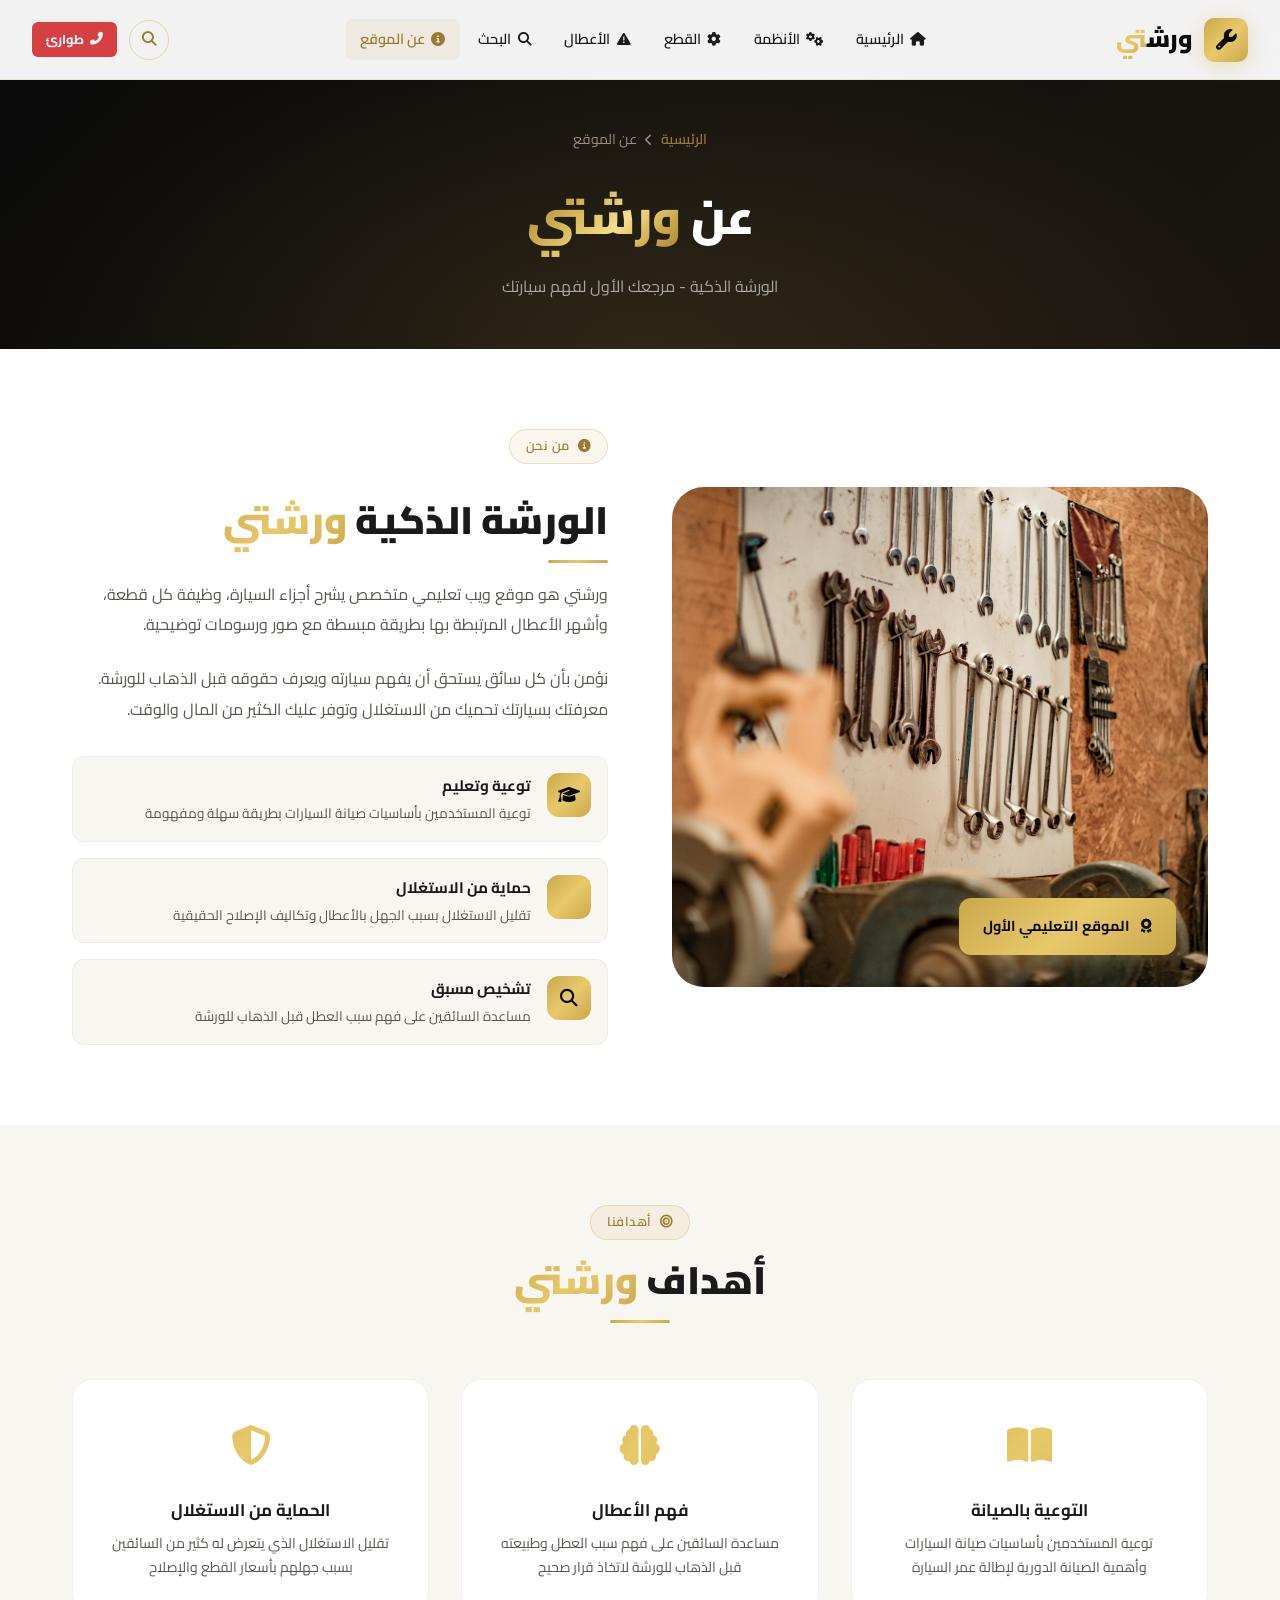
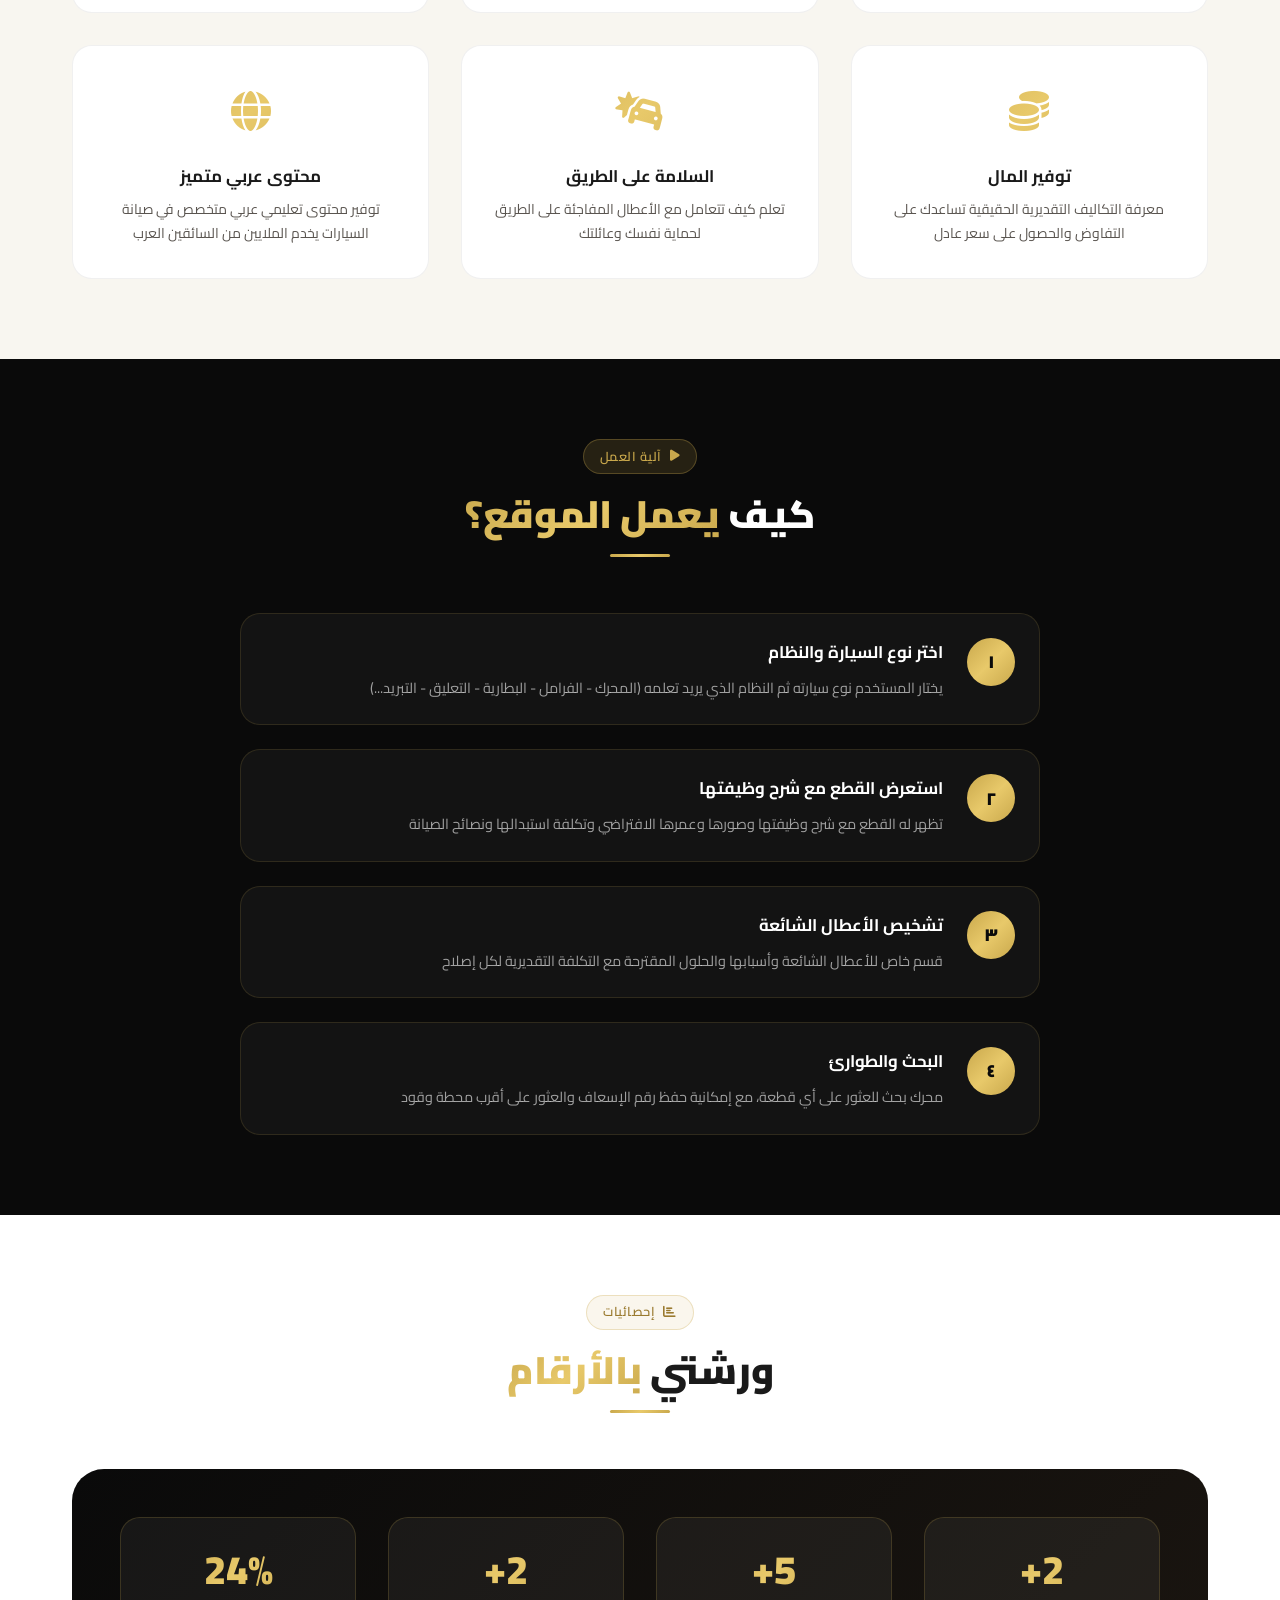
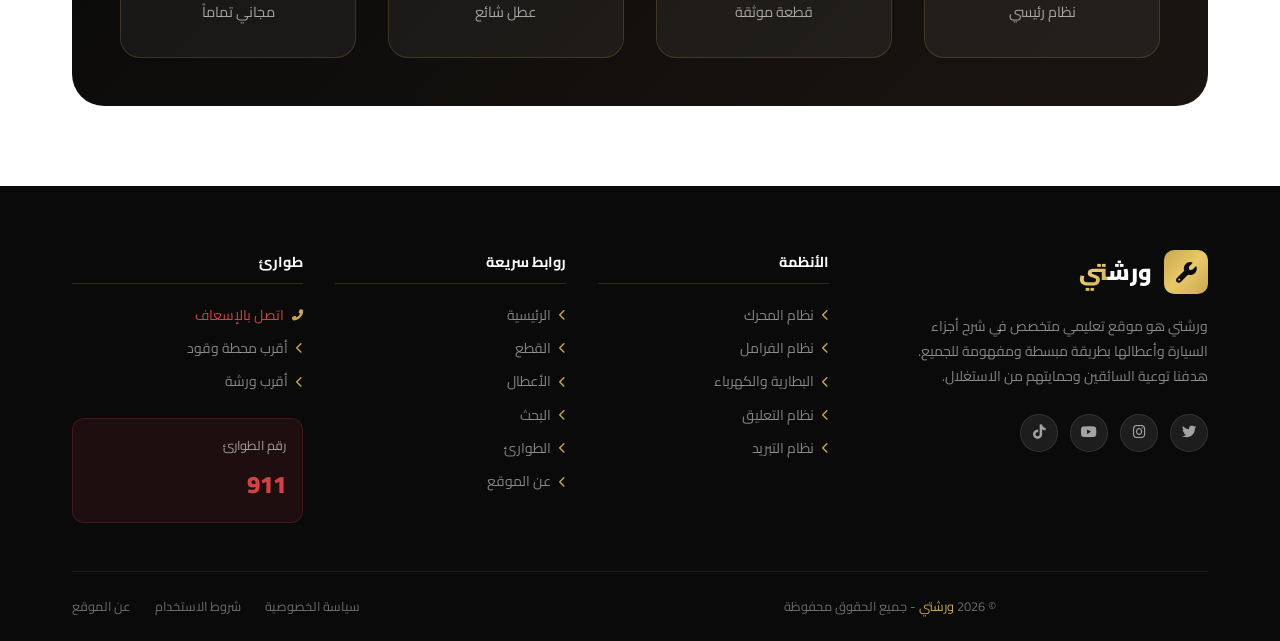
<file: about.html>
<!DOCTYPE html>
<html lang="ar" dir="rtl">
<head>
  <meta charset="UTF-8">
  <meta name="viewport" content="width=device-width, initial-scale=1.0">
  <meta name="description" content="عن ورشتي - الورشة الذكية | موقع تعليمي لأجزاء السيارة">
  <title>عن ورشتي | الورشة الذكية</title>
  <link rel="icon" href="data:image/svg+xml,<svg xmlns='http://www.w3.org/2000/svg' viewBox='0 0 100 100'><text y='.9em' font-size='90'>🔧</text></svg>">
  <link rel="stylesheet" href="style.css">
  <link rel="stylesheet" href="responsive.css">
  <link rel="stylesheet" href="https://cdnjs.cloudflare.com/ajax/libs/font-awesome/6.5.0/css/all.min.css">
  <link href="https://fonts.googleapis.com/css2?family=Cairo:wght@300;400;600;700;900&family=Tajawal:wght@300;400;500;700;800;900&display=swap" rel="stylesheet">
</head>
<body>

  <nav class="navbar" id="navbar">
    <div class="nav-container">
      <a href="index.html" class="nav-logo">
        <div class="nav-logo-icon"><i class="fas fa-wrench"></i></div>
        <span class="nav-logo-text">ورش<span>تي</span></span>
      </a>
      <ul class="nav-menu">
        <li><a href="index.html" class="nav-link"><i class="fas fa-house"></i> الرئيسية</a></li>
        <li><a href="systems.html" class="nav-link"><i class="fas fa-gears"></i> الأنظمة</a></li>
        <li><a href="parts.html" class="nav-link"><i class="fas fa-cog"></i> القطع</a></li>
        <li><a href="faults.html" class="nav-link"><i class="fas fa-triangle-exclamation"></i> الأعطال</a></li>
        <li><a href="search.html" class="nav-link"><i class="fas fa-search"></i> البحث</a></li>
        <li><a href="about.html" class="nav-link active"><i class="fas fa-circle-info"></i> عن الموقع</a></li>
      </ul>
      <div class="nav-actions">
        <button class="nav-search-btn" onclick="window.location.href='search.html'"><i class="fas fa-search"></i></button>
        <a href="emergency.html" class="nav-emergency-btn"><i class="fas fa-phone-alt"></i> طوارئ</a>
      </div>
      <button class="nav-hamburger"><span></span><span></span><span></span></button>
    </div>
  </nav>

  <div class="mobile-menu">
    <button class="mobile-menu-close"><i class="fas fa-times"></i></button>
    <a href="index.html" class="nav-link"><i class="fas fa-house"></i> الرئيسية</a>
    <a href="systems.html" class="nav-link"><i class="fas fa-gears"></i> الأنظمة</a>
    <a href="parts.html" class="nav-link"><i class="fas fa-cog"></i> القطع</a>
    <a href="faults.html" class="nav-link"><i class="fas fa-triangle-exclamation"></i> الأعطال</a>
    <a href="search.html" class="nav-link"><i class="fas fa-search"></i> البحث</a>
    <a href="about.html" class="nav-link active"><i class="fas fa-circle-info"></i> عن الموقع</a>
    <a href="emergency.html" class="btn btn-danger" style="margin-top:1rem; width:100%; justify-content:center;"><i class="fas fa-phone-alt"></i> طوارئ</a>
  </div>

  <div class="page-header">
    <div class="container page-header-content">
      <div class="breadcrumb" style="justify-content:center; margin-bottom:1.5rem;">
        <a href="index.html">الرئيسية</a>
        <span class="breadcrumb-sep"><i class="fas fa-chevron-left"></i></span>
        <span>عن الموقع</span>
      </div>
      <h1 class="page-header-title">عن <span class="gold-text">ورشتي</span></h1>
      <p class="page-header-desc">الورشة الذكية - مرجعك الأول لفهم سيارتك</p>
    </div>
  </div>

  <section class="section">
    <div class="container">
      <div class="about-grid">
        <div class="about-image-wrapper fade-in">
          <img src="tools1.jpg" alt="ورشتي - الورشة الذكية" class="about-image">
          <div class="about-image-badge">
            <i class="fas fa-award" style="margin-left:0.5rem;"></i>
            الموقع التعليمي الأول
          </div>
        </div>
        <div class="about-content fade-in">
          <span class="section-tag"><i class="fas fa-info-circle"></i> من نحن</span>
          <h2 class="section-title" style="text-align:right; margin-top:1rem;">
            الورشة الذكية <span class="gold-text">ورشتي</span>
          </h2>
          <div class="gold-line" style="margin:1rem 0;"></div>
          <p style="font-size:1rem; color:var(--text-secondary); line-height:1.9; margin-bottom:1.5rem;">
            ورشتي هو موقع ويب تعليمي متخصص يشرح أجزاء السيارة، وظيفة كل قطعة، وأشهر الأعطال المرتبطة بها بطريقة مبسطة مع صور ورسومات توضيحية.
          </p>
          <p style="font-size:1rem; color:var(--text-secondary); line-height:1.9; margin-bottom:1.5rem;">
            نؤمن بأن كل سائق يستحق أن يفهم سيارته ويعرف حقوقه قبل الذهاب للورشة. معرفتك بسيارتك تحميك من الاستغلال وتوفر عليك الكثير من المال والوقت.
          </p>

          <div class="about-features">
            <div class="about-feature-item">
              <div class="about-feature-icon"><i class="fas fa-graduation-cap"></i></div>
              <div>
                <h4 class="about-feature-title">توعية وتعليم</h4>
                <p class="about-feature-desc">توعية المستخدمين بأساسيات صيانة السيارات بطريقة سهلة ومفهومة</p>
              </div>
            </div>
            <div class="about-feature-item">
              <div class="about-feature-icon"><i class="fas fa-shield-check"></i></div>
              <div>
                <h4 class="about-feature-title">حماية من الاستغلال</h4>
                <p class="about-feature-desc">تقليل الاستغلال بسبب الجهل بالأعطال وتكاليف الإصلاح الحقيقية</p>
              </div>
            </div>
            <div class="about-feature-item">
              <div class="about-feature-icon"><i class="fas fa-magnifying-glass"></i></div>
              <div>
                <h4 class="about-feature-title">تشخيص مسبق</h4>
                <p class="about-feature-desc">مساعدة السائقين على فهم سبب العطل قبل الذهاب للورشة</p>
              </div>
            </div>
          </div>
        </div>
      </div>
    </div>
  </section>

  <section class="section section-soft">
    <div class="container">
      <div class="section-header">
        <span class="section-tag"><i class="fas fa-bullseye"></i> أهدافنا</span>
        <h2 class="section-title">أهداف <span class="gold-text">ورشتي</span></h2>
        <div class="section-divider gold-line-center"></div>
      </div>

      <div class="features-grid">
        <div class="feature-card fade-in">
          <div class="feature-icon"><i class="fas fa-book-open"></i></div>
          <h3 class="feature-title">التوعية بالصيانة</h3>
          <p class="feature-desc">توعية المستخدمين بأساسيات صيانة السيارات وأهمية الصيانة الدورية لإطالة عمر السيارة</p>
        </div>
        <div class="feature-card fade-in">
          <div class="feature-icon"><i class="fas fa-brain"></i></div>
          <h3 class="feature-title">فهم الأعطال</h3>
          <p class="feature-desc">مساعدة السائقين على فهم سبب العطل وطبيعته قبل الذهاب للورشة لاتخاذ قرار صحيح</p>
        </div>
        <div class="feature-card fade-in">
          <div class="feature-icon"><i class="fas fa-shield-halved"></i></div>
          <h3 class="feature-title">الحماية من الاستغلال</h3>
          <p class="feature-desc">تقليل الاستغلال الذي يتعرض له كثير من السائقين بسبب جهلهم بأسعار القطع والإصلاح</p>
        </div>
        <div class="feature-card fade-in">
          <div class="feature-icon"><i class="fas fa-coins"></i></div>
          <h3 class="feature-title">توفير المال</h3>
          <p class="feature-desc">معرفة التكاليف التقديرية الحقيقية تساعدك على التفاوض والحصول على سعر عادل</p>
        </div>
        <div class="feature-card fade-in">
          <div class="feature-icon"><i class="fas fa-car-crash"></i></div>
          <h3 class="feature-title">السلامة على الطريق</h3>
          <p class="feature-desc">تعلم كيف تتعامل مع الأعطال المفاجئة على الطريق لحماية نفسك وعائلتك</p>
        </div>
        <div class="feature-card fade-in">
          <div class="feature-icon"><i class="fas fa-globe"></i></div>
          <h3 class="feature-title">محتوى عربي متميز</h3>
          <p class="feature-desc">توفير محتوى تعليمي عربي متخصص في صيانة السيارات يخدم الملايين من السائقين العرب</p>
        </div>
      </div>
    </div>
  </section>

  <section class="section section-dark">
    <div class="container">
      <div class="section-header">
        <span class="section-tag" style="background:rgba(201,168,76,0.15); border-color:rgba(201,168,76,0.3); color:var(--gold);">
          <i class="fas fa-play"></i> آلية العمل
        </span>
        <h2 class="section-title" style="color:var(--white);">كيف <span class="gold-text">يعمل الموقع؟</span></h2>
        <div class="section-divider gold-line-center"></div>
      </div>

      <div style="max-width:800px; margin:0 auto;">
        <div style="display:flex; flex-direction:column; gap:1.5rem;">
          <div style="display:flex; gap:1.5rem; align-items:flex-start; padding:1.5rem; background:rgba(255,255,255,0.04); border-radius:var(--radius-lg); border:1px solid rgba(201,168,76,0.15);" class="fade-in">
            <div style="width:48px; height:48px; background:var(--gold-gradient); border-radius:50%; display:flex; align-items:center; justify-content:center; font-size:1.1rem; font-weight:900; color:var(--black); flex-shrink:0;">١</div>
            <div>
              <h3 style="font-size:1.05rem; font-weight:700; color:var(--white); margin-bottom:0.5rem;">اختر نوع السيارة والنظام</h3>
              <p style="font-size:0.9rem; color:rgba(255,255,255,0.6); line-height:1.8;">يختار المستخدم نوع سيارته ثم النظام الذي يريد تعلمه (المحرك - الفرامل - البطارية - التعليق - التبريد...)</p>
            </div>
          </div>
          <div style="display:flex; gap:1.5rem; align-items:flex-start; padding:1.5rem; background:rgba(255,255,255,0.04); border-radius:var(--radius-lg); border:1px solid rgba(201,168,76,0.15);" class="fade-in">
            <div style="width:48px; height:48px; background:var(--gold-gradient); border-radius:50%; display:flex; align-items:center; justify-content:center; font-size:1.1rem; font-weight:900; color:var(--black); flex-shrink:0;">٢</div>
            <div>
              <h3 style="font-size:1.05rem; font-weight:700; color:var(--white); margin-bottom:0.5rem;">استعرض القطع مع شرح وظيفتها</h3>
              <p style="font-size:0.9rem; color:rgba(255,255,255,0.6); line-height:1.8;">تظهر له القطع مع شرح وظيفتها وصورها وعمرها الافتراضي وتكلفة استبدالها ونصائح الصيانة</p>
            </div>
          </div>
          <div style="display:flex; gap:1.5rem; align-items:flex-start; padding:1.5rem; background:rgba(255,255,255,0.04); border-radius:var(--radius-lg); border:1px solid rgba(201,168,76,0.15);" class="fade-in">
            <div style="width:48px; height:48px; background:var(--gold-gradient); border-radius:50%; display:flex; align-items:center; justify-content:center; font-size:1.1rem; font-weight:900; color:var(--black); flex-shrink:0;">٣</div>
            <div>
              <h3 style="font-size:1.05rem; font-weight:700; color:var(--white); margin-bottom:0.5rem;">تشخيص الأعطال الشائعة</h3>
              <p style="font-size:0.9rem; color:rgba(255,255,255,0.6); line-height:1.8;">قسم خاص للأعطال الشائعة وأسبابها والحلول المقترحة مع التكلفة التقديرية لكل إصلاح</p>
            </div>
          </div>
          <div style="display:flex; gap:1.5rem; align-items:flex-start; padding:1.5rem; background:rgba(255,255,255,0.04); border-radius:var(--radius-lg); border:1px solid rgba(201,168,76,0.15);" class="fade-in">
            <div style="width:48px; height:48px; background:var(--gold-gradient); border-radius:50%; display:flex; align-items:center; justify-content:center; font-size:1.1rem; font-weight:900; color:var(--black); flex-shrink:0;">٤</div>
            <div>
              <h3 style="font-size:1.05rem; font-weight:700; color:var(--white); margin-bottom:0.5rem;">البحث والطوارئ</h3>
              <p style="font-size:0.9rem; color:rgba(255,255,255,0.6); line-height:1.8;">محرك بحث للعثور على أي قطعة، مع إمكانية حفظ رقم الإسعاف والعثور على أقرب محطة وقود</p>
            </div>
          </div>
        </div>
      </div>
    </div>
  </section>

  <section class="section">
    <div class="container">
      <div class="section-header">
        <span class="section-tag"><i class="fas fa-chart-bar"></i> إحصائيات</span>
        <h2 class="section-title">ورشتي <span class="gold-text">بالأرقام</span></h2>
        <div class="section-divider gold-line-center"></div>
      </div>

      <div class="stats-grid" style="background:linear-gradient(135deg,#0A0A0A,#1A1510); padding:3rem; border-radius:var(--radius-xl);">
        <div class="stat-card fade-in">
          <span class="stat-number" data-count="8" data-suffix="+">0</span>
          <span class="stat-label">نظام رئيسي</span>
        </div>
        <div class="stat-card fade-in">
          <span class="stat-number" data-count="22" data-suffix="+">0</span>
          <span class="stat-label">قطعة موثقة</span>
        </div>
        <div class="stat-card fade-in">
          <span class="stat-number" data-count="11" data-suffix="+">0</span>
          <span class="stat-label">عطل شائع</span>
        </div>
        <div class="stat-card fade-in">
          <span class="stat-number" data-count="100" data-suffix="%">0</span>
          <span class="stat-label">مجاني تماماً</span>
        </div>
      </div>
    </div>
  </section>

  <footer class="footer">
    <div class="container">
      <div class="footer-grid">
        <div class="footer-brand">
          <a href="index.html" class="footer-logo">
            <div class="footer-logo-icon"><i class="fas fa-wrench"></i></div>
            <span class="footer-logo-text">ورش<span>تي</span></span>
          </a>
          <p class="footer-desc">
            ورشتي هو موقع تعليمي متخصص في شرح أجزاء السيارة وأعطالها بطريقة مبسطة ومفهومة للجميع. هدفنا توعية السائقين وحمايتهم من الاستغلال.
          </p>
          <div class="footer-social">
            <a href="#" class="footer-social-btn"><i class="fab fa-twitter"></i></a>
            <a href="#" class="footer-social-btn"><i class="fab fa-instagram"></i></a>
            <a href="#" class="footer-social-btn"><i class="fab fa-youtube"></i></a>
            <a href="#" class="footer-social-btn"><i class="fab fa-tiktok"></i></a>
          </div>
        </div>

        <div>
          <h4 class="footer-col-title">الأنظمة</h4>
          <ul class="footer-links">
            <li><a href="systems.html?system=engine" class="footer-link"><i class="fas fa-chevron-left"></i> نظام المحرك</a></li>
            <li><a href="systems.html?system=brakes" class="footer-link"><i class="fas fa-chevron-left"></i> نظام الفرامل</a></li>
            <li><a href="systems.html?system=battery" class="footer-link"><i class="fas fa-chevron-left"></i> البطارية والكهرباء</a></li>
            <li><a href="systems.html?system=suspension" class="footer-link"><i class="fas fa-chevron-left"></i> نظام التعليق</a></li>
            <li><a href="systems.html?system=cooling" class="footer-link"><i class="fas fa-chevron-left"></i> نظام التبريد</a></li>
          </ul>
        </div>

        <div>
          <h4 class="footer-col-title">روابط سريعة</h4>
          <ul class="footer-links">
            <li><a href="index.html" class="footer-link"><i class="fas fa-chevron-left"></i> الرئيسية</a></li>
            <li><a href="parts.html" class="footer-link"><i class="fas fa-chevron-left"></i> القطع</a></li>
            <li><a href="faults.html" class="footer-link"><i class="fas fa-chevron-left"></i> الأعطال</a></li>
            <li><a href="search.html" class="footer-link"><i class="fas fa-chevron-left"></i> البحث</a></li>
            <li><a href="emergency.html" class="footer-link"><i class="fas fa-chevron-left"></i> الطوارئ</a></li>
            <li><a href="about.html" class="footer-link"><i class="fas fa-chevron-left"></i> عن الموقع</a></li>
          </ul>
        </div>

        <div>
          <h4 class="footer-col-title">طوارئ</h4>
          <ul class="footer-links">
            <li><a href="emergency.html" class="footer-link" style="color:var(--danger);"><i class="fas fa-phone-alt"></i> اتصل بالإسعاف</a></li>
            <li><a href="emergency.html" class="footer-link"><i class="fas fa-chevron-left"></i> أقرب محطة وقود</a></li>
            <li><a href="emergency.html" class="footer-link"><i class="fas fa-chevron-left"></i> أقرب ورشة</a></li>
          </ul>
          <div style="margin-top:1.5rem; padding:1rem; background:rgba(214,64,69,0.1); border-radius:var(--radius-md); border:1px solid rgba(214,64,69,0.2);">
            <p style="font-size:0.8rem; color:rgba(255,255,255,0.6); margin-bottom:0.5rem;">رقم الطوارئ</p>
            <a href="tel:911" style="font-size:1.5rem; font-weight:900; color:var(--danger); text-decoration:none;">911</a>
          </div>
        </div>
      </div>

      <div class="footer-bottom">
        <p class="footer-copyright">
          <p class="footer-copyright">&copy; 2026 <span>ورشتي</span> - جميع الحقوق محفوظة</p>
        </p>
        <div class="footer-bottom-links">
          <a href="#" class="footer-bottom-link">سياسة الخصوصية</a>
          <a href="#" class="footer-bottom-link">شروط الاستخدام</a>
          <a href="about.html" class="footer-bottom-link">عن الموقع</a>
        </div>
      </div>
    </div>
  </footer>

  <div class="toast-container"></div>
  <script src="storage.js"></script>
  <script src="data.js"></script>
  <script src="main.js"></script>
  <script src="system.js"></script>
</body>
</html>
</file>
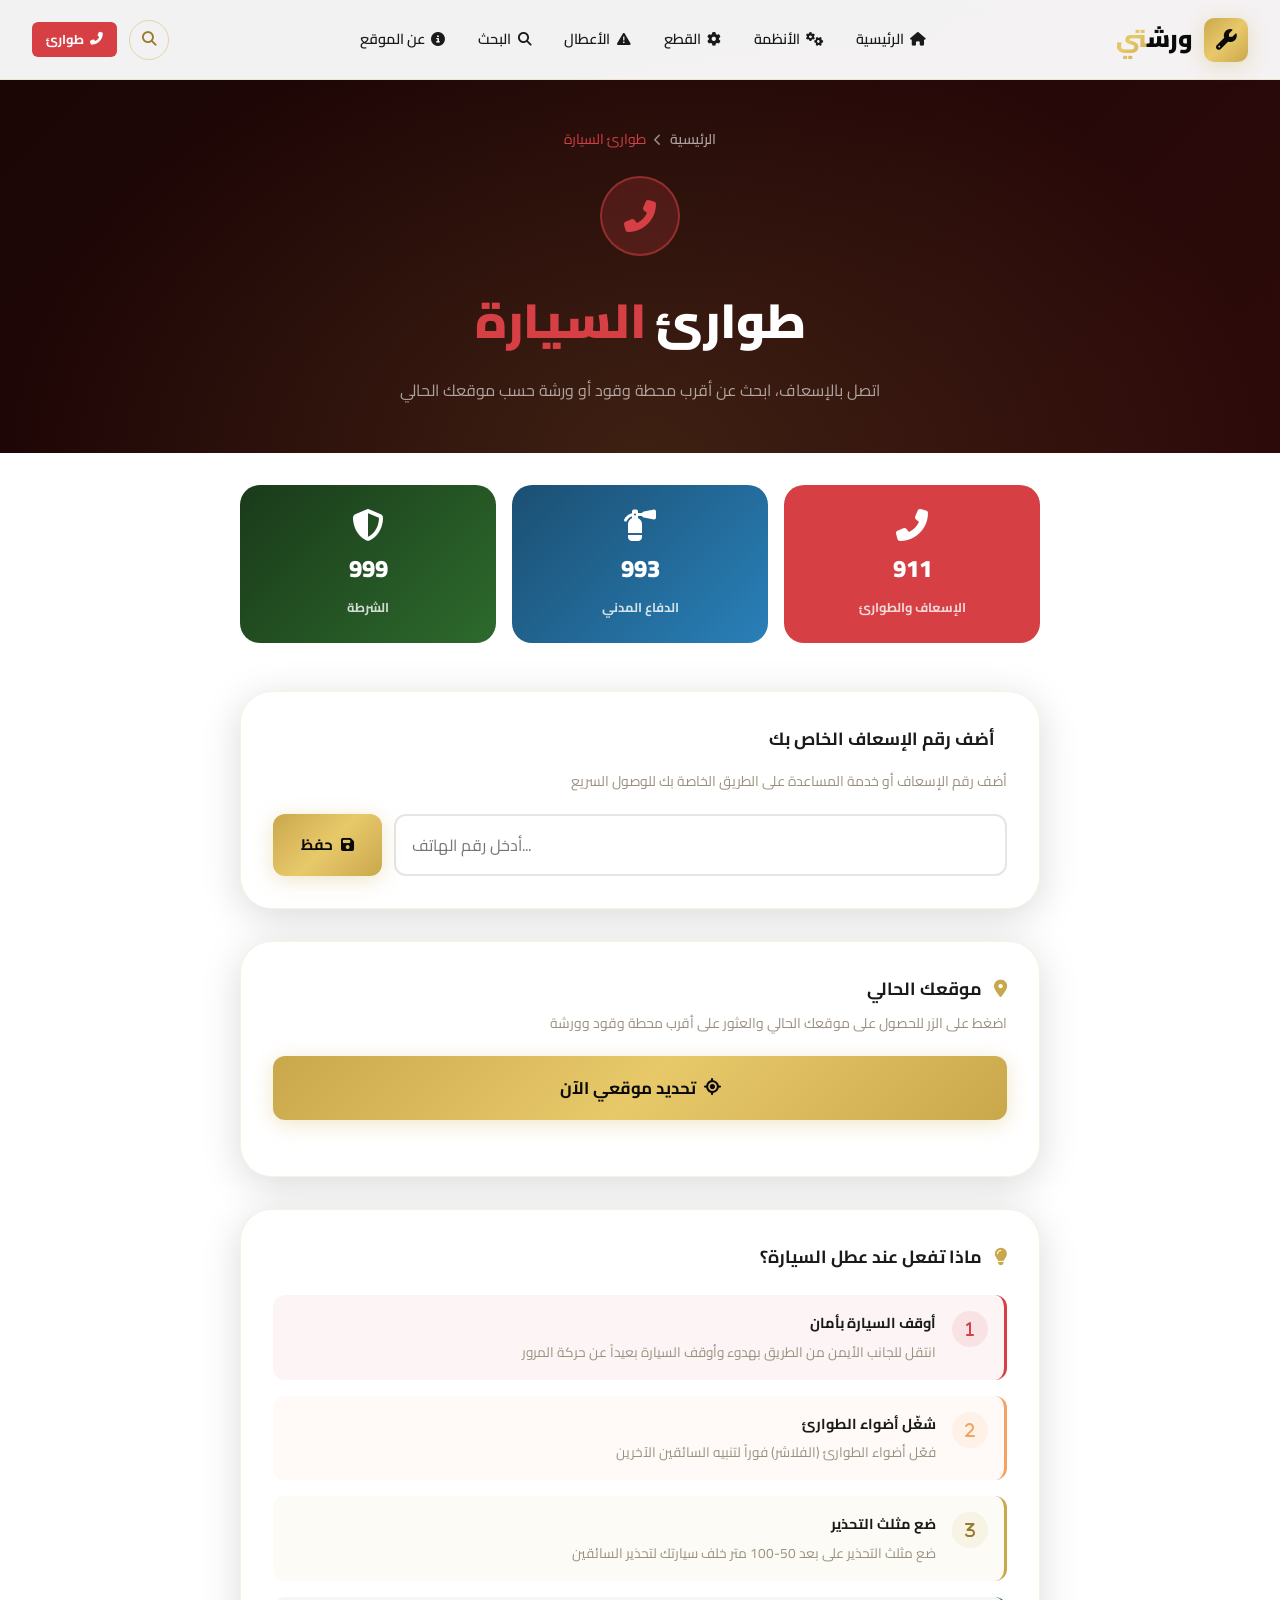
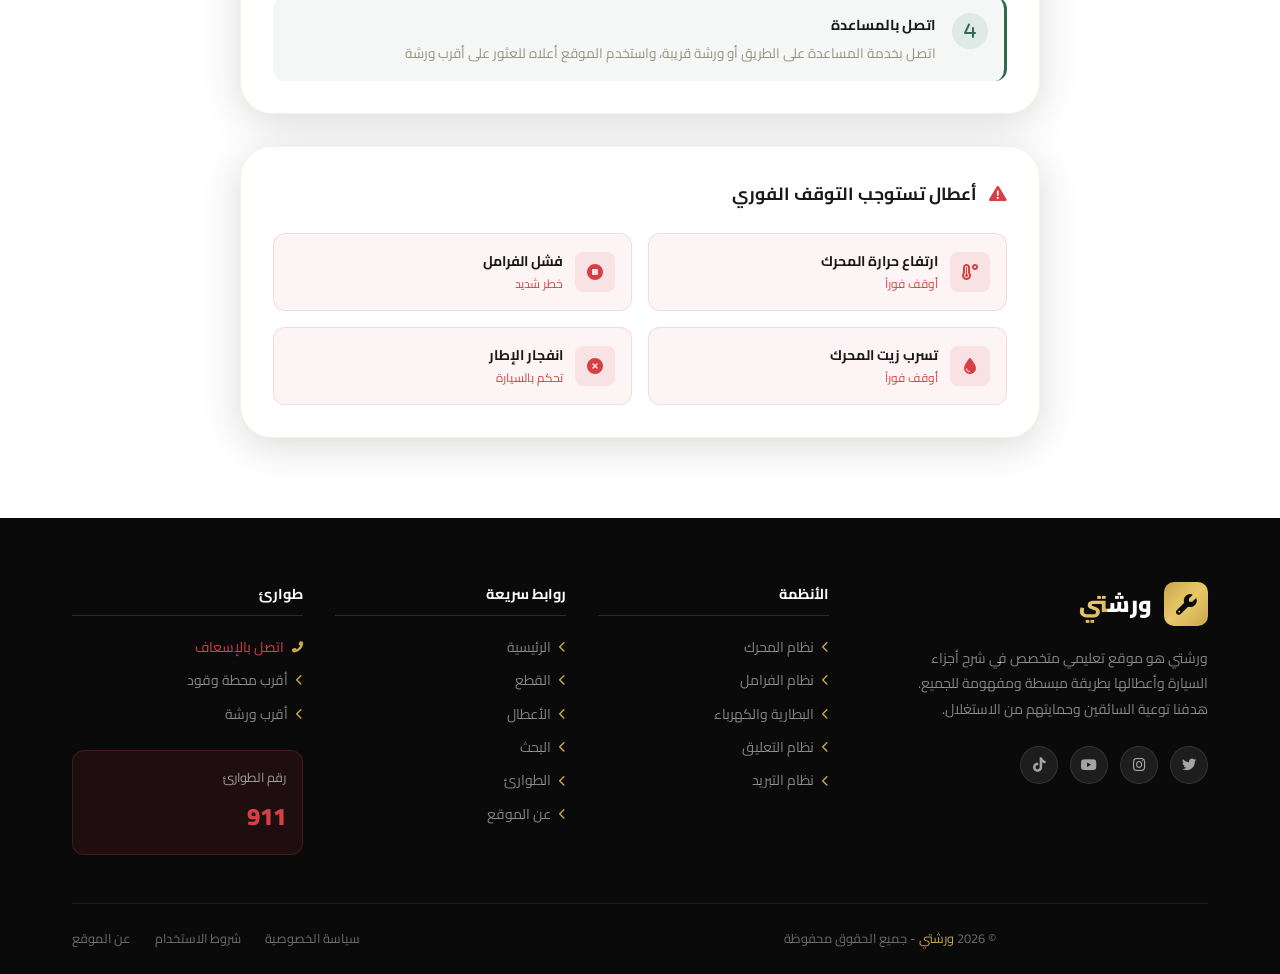
<file: emergency.html>
<!DOCTYPE html>
<html lang="ar" dir="rtl">
<head>
  <meta charset="UTF-8">
  <meta name="viewport" content="width=device-width, initial-scale=1.0">
  <meta name="description" content="طوارئ السيارة - ورشتي | أقرب محطة وقود وورشة وأرقام الطوارئ">
  <title>طوارئ السيارة | ورشتي</title>
  <link rel="icon" href="data:image/svg+xml,<svg xmlns='http://www.w3.org/2000/svg' viewBox='0 0 100 100'><text y='.9em' font-size='90'>🔧</text></svg>">
  <link rel="stylesheet" href="style.css">
  <link rel="stylesheet" href="responsive.css">
  <link rel="stylesheet" href="https://cdnjs.cloudflare.com/ajax/libs/font-awesome/6.5.0/css/all.min.css">
  <link href="https://fonts.googleapis.com/css2?family=Cairo:wght@300;400;600;700;900&family=Tajawal:wght@300;400;500;700;800;900&display=swap" rel="stylesheet">
</head>
<body>

  <nav class="navbar" id="navbar">
    <div class="nav-container">
      <a href="index.html" class="nav-logo">
        <div class="nav-logo-icon"><i class="fas fa-wrench"></i></div>
        <span class="nav-logo-text">ورش<span>تي</span></span>
      </a>
      <ul class="nav-menu">
        <li><a href="index.html" class="nav-link"><i class="fas fa-house"></i> الرئيسية</a></li>
        <li><a href="systems.html" class="nav-link"><i class="fas fa-gears"></i> الأنظمة</a></li>
        <li><a href="parts.html" class="nav-link"><i class="fas fa-cog"></i> القطع</a></li>
        <li><a href="faults.html" class="nav-link"><i class="fas fa-triangle-exclamation"></i> الأعطال</a></li>
        <li><a href="search.html" class="nav-link"><i class="fas fa-search"></i> البحث</a></li>
        <li><a href="about.html" class="nav-link"><i class="fas fa-circle-info"></i> عن الموقع</a></li>
      </ul>
      <div class="nav-actions">
        <button class="nav-search-btn" onclick="window.location.href='search.html'"><i class="fas fa-search"></i></button>
        <a href="emergency.html" class="nav-emergency-btn active"><i class="fas fa-phone-alt"></i> طوارئ</a>
      </div>
      <button class="nav-hamburger"><span></span><span></span><span></span></button>
    </div>
  </nav>

  <div class="mobile-menu">
    <button class="mobile-menu-close"><i class="fas fa-times"></i></button>
    <a href="index.html" class="nav-link"><i class="fas fa-house"></i> الرئيسية</a>
    <a href="systems.html" class="nav-link"><i class="fas fa-gears"></i> الأنظمة</a>
    <a href="parts.html" class="nav-link"><i class="fas fa-cog"></i> القطع</a>
    <a href="faults.html" class="nav-link"><i class="fas fa-triangle-exclamation"></i> الأعطال</a>
    <a href="search.html" class="nav-link"><i class="fas fa-search"></i> البحث</a>
    <a href="emergency.html" class="btn btn-danger" style="margin-top:1rem; width:100%; justify-content:center;"><i class="fas fa-phone-alt"></i> طوارئ</a>
  </div>

  <div class="page-header" style="background:linear-gradient(135deg,#1a0505,#2d0a0a);">
    <div class="container page-header-content">
      <div class="breadcrumb" style="justify-content:center; margin-bottom:1.5rem;">
        <a href="index.html" style="color:rgba(255,255,255,0.6);">الرئيسية</a>
        <span class="breadcrumb-sep"><i class="fas fa-chevron-left"></i></span>
        <span style="color:var(--danger);">طوارئ السيارة</span>
      </div>
      <div style="width:80px; height:80px; background:rgba(214,64,69,0.2); border:2px solid rgba(214,64,69,0.5); border-radius:50%; display:flex; align-items:center; justify-content:center; font-size:2rem; color:var(--danger); margin:0 auto 1.5rem; animation:pulse-red 2s infinite;">
        <i class="fas fa-phone-alt"></i>
      </div>
      <h1 class="page-header-title">طوارئ <span style="color:var(--danger);">السيارة</span></h1>
      <p class="page-header-desc">اتصل بالإسعاف، ابحث عن أقرب محطة وقود أو ورشة حسب موقعك الحالي</p>
    </div>
  </div>

  <section class="section" style="padding-top:2rem;">
    <div class="container">

      <div style="max-width:800px; margin:0 auto;">

        <div style="display:grid; grid-template-columns:repeat(auto-fit,minmax(200px,1fr)); gap:1rem; margin-bottom:3rem;">
          <a href="tel:911" class="btn btn-danger btn-lg" style="justify-content:center; padding:1.5rem; flex-direction:column; gap:0.5rem; text-align:center; border-radius:var(--radius-lg);">
            <i class="fas fa-phone-alt" style="font-size:2rem;"></i>
            <span style="font-size:1.5rem; font-weight:900;">911</span>
            <span style="font-size:0.8rem; opacity:0.8;">الإسعاف والطوارئ</span>
          </a>
          <a href="tel:993" class="btn btn-lg" style="background:linear-gradient(135deg,#1B4F72,#2980B9); color:white; justify-content:center; padding:1.5rem; flex-direction:column; gap:0.5rem; text-align:center; border-radius:var(--radius-lg);">
            <i class="fas fa-fire-extinguisher" style="font-size:2rem;"></i>
            <span style="font-size:1.5rem; font-weight:900;">993</span>
            <span style="font-size:0.8rem; opacity:0.8;">الدفاع المدني</span>
          </a>
          <a href="tel:999" class="btn btn-lg" style="background:linear-gradient(135deg,#1a3a1a,#2d6a2d); color:white; justify-content:center; padding:1.5rem; flex-direction:column; gap:0.5rem; text-align:center; border-radius:var(--radius-lg);">
            <i class="fas fa-shield-halved" style="font-size:2rem;"></i>
            <span style="font-size:1.5rem; font-weight:900;">999</span>
            <span style="font-size:0.8rem; opacity:0.8;">الشرطة</span>
          </a>
        </div>

        <div style="background:var(--white); border-radius:var(--radius-xl); padding:2rem; box-shadow:var(--shadow-dark); margin-bottom:2rem; border:1px solid rgba(201,168,76,0.15);">
          <h3 style="font-size:1.1rem; font-weight:700; margin-bottom:1rem; color:var(--text-primary);">
            <i class="fas fa-phone-plus" style="color:var(--gold); margin-left:0.5rem;"></i>
            أضف رقم الإسعاف الخاص بك
          </h3>
          <p style="font-size:0.875rem; color:var(--text-muted); margin-bottom:1.25rem;">
            أضف رقم الإسعاف أو خدمة المساعدة على الطريق الخاصة بك للوصول السريع
          </p>
          <div style="display:flex; gap:0.75rem; flex-wrap:wrap;">
            <input type="tel" id="emergency-phone-input" placeholder="أدخل رقم الهاتف..." style="
              flex:1; min-width:200px; padding:0.875rem 1rem;
              border:2px solid rgba(0,0,0,0.1); border-radius:var(--radius-md);
              font-size:1rem; font-family:var(--font-arabic); direction:ltr;
              transition:var(--transition); outline:none;
            " onfocus="this.style.borderColor='var(--gold)'" onblur="this.style.borderColor='rgba(0,0,0,0.1)'">
            <button class="btn btn-primary" onclick="saveEmergencyPhone()">
              <i class="fas fa-save"></i> حفظ
            </button>
            <a href="#" id="call-saved-btn" class="btn btn-danger" style="display:none;" onclick="callSaved()">
              <i class="fas fa-phone-alt"></i> اتصل الآن
            </a>
          </div>
          <div id="saved-phone-display" style="margin-top:1rem; display:none;">
            <div style="display:flex; align-items:center; gap:0.75rem; padding:0.875rem 1rem; background:rgba(45,106,79,0.08); border-radius:var(--radius-md); border:1px solid rgba(45,106,79,0.2);">
              <i class="fas fa-check-circle" style="color:var(--success);"></i>
              <span style="font-size:0.9rem; color:var(--text-secondary);">الرقم المحفوظ: </span>
              <span id="saved-phone-number" style="font-size:1rem; font-weight:700; color:var(--text-primary); direction:ltr;"></span>
              <button onclick="clearSavedPhone()" style="margin-right:auto; background:none; border:none; cursor:pointer; color:var(--text-muted); font-size:0.8rem;">
                <i class="fas fa-times"></i> حذف
              </button>
            </div>
          </div>
        </div>

        <div style="background:var(--white); border-radius:var(--radius-xl); padding:2rem; box-shadow:var(--shadow-dark); margin-bottom:2rem; border:1px solid rgba(201,168,76,0.15);">
          <h3 style="font-size:1.1rem; font-weight:700; margin-bottom:0.5rem; color:var(--text-primary);">
            <i class="fas fa-location-dot" style="color:var(--gold); margin-left:0.5rem;"></i>
            موقعك الحالي
          </h3>
          <p style="font-size:0.875rem; color:var(--text-muted); margin-bottom:1.25rem;">
            اضغط على الزر للحصول على موقعك الحالي والعثور على أقرب محطة وقود وورشة
          </p>

          <button class="btn btn-primary btn-lg" id="get-location-btn" onclick="getLocation()" style="width:100%; justify-content:center; margin-bottom:1.5rem;">
            <i class="fas fa-location-crosshairs"></i>
            تحديد موقعي الآن
          </button>

          <div id="location-status" style="display:none; text-align:center; padding:1rem; background:var(--white-soft); border-radius:var(--radius-md);">
            <div class="spinner" style="margin:0 auto 0.75rem;"></div>
            <p style="font-size:0.875rem; color:var(--text-muted);">جاري تحديد موقعك...</p>
          </div>

          <div id="location-result" style="display:none;">
            <div style="padding:1rem; background:rgba(45,106,79,0.08); border-radius:var(--radius-md); border:1px solid rgba(45,106,79,0.2); margin-bottom:1.5rem;">
              <div style="display:flex; align-items:center; gap:0.75rem; margin-bottom:0.5rem;">
                <i class="fas fa-check-circle" style="color:var(--success);"></i>
                <span style="font-size:0.9rem; font-weight:700; color:var(--text-primary);">تم تحديد موقعك بنجاح</span>
              </div>
              <p id="location-coords" style="font-size:0.8rem; color:var(--text-muted); direction:ltr; margin:0;"></p>
            </div>

            <div style="display:grid; grid-template-columns:repeat(auto-fit,minmax(200px,1fr)); gap:1rem;">
              <a id="gas-station-link" href="#" target="_blank" class="btn btn-outline-gold" style="justify-content:center; flex-direction:column; padding:1.25rem; text-align:center; gap:0.4rem;">
                <i class="fas fa-gas-pump" style="font-size:1.5rem;"></i>
                <span style="font-size:0.875rem; font-weight:700;">أقرب محطة وقود</span>
                <span style="font-size:0.75rem; opacity:0.7;">فتح في خرائط جوجل</span>
              </a>
              <a id="workshop-link" href="#" target="_blank" class="btn btn-outline-gold" style="justify-content:center; flex-direction:column; padding:1.25rem; text-align:center; gap:0.4rem;">
                <i class="fas fa-wrench" style="font-size:1.5rem;"></i>
                <span style="font-size:0.875rem; font-weight:700;">أقرب ورشة سيارات</span>
                <span style="font-size:0.75rem; opacity:0.7;">فتح في خرائط جوجل</span>
              </a>
              <a id="hospital-link" href="#" target="_blank" class="btn btn-outline-gold" style="justify-content:center; flex-direction:column; padding:1.25rem; text-align:center; gap:0.4rem;">
                <i class="fas fa-hospital" style="font-size:1.5rem;"></i>
                <span style="font-size:0.875rem; font-weight:700;">أقرب مستشفى</span>
                <span style="font-size:0.75rem; opacity:0.7;">فتح في خرائط جوجل</span>
              </a>
            </div>
          </div>
        </div>

        <div style="background:var(--white); border-radius:var(--radius-xl); padding:2rem; box-shadow:var(--shadow-dark); margin-bottom:2rem; border:1px solid rgba(201,168,76,0.15);">
          <h3 style="font-size:1.1rem; font-weight:700; margin-bottom:1.5rem; color:var(--text-primary);">
            <i class="fas fa-lightbulb" style="color:var(--gold); margin-left:0.5rem;"></i>
            ماذا تفعل عند عطل السيارة؟
          </h3>

          <div style="display:flex; flex-direction:column; gap:1rem;">
            <div style="display:flex; gap:1rem; padding:1rem; background:rgba(214,64,69,0.05); border-radius:var(--radius-md); border-right:3px solid var(--danger);">
              <div style="width:36px; height:36px; background:rgba(214,64,69,0.1); border-radius:50%; display:flex; align-items:center; justify-content:center; color:var(--danger); flex-shrink:0;">
                <i class="fas fa-1"></i>
              </div>
              <div>
                <h4 style="font-size:0.9rem; font-weight:700; color:var(--text-primary); margin-bottom:0.3rem;">أوقف السيارة بأمان</h4>
                <p style="font-size:0.85rem; color:var(--text-muted); line-height:1.7;">انتقل للجانب الأيمن من الطريق بهدوء وأوقف السيارة بعيداً عن حركة المرور</p>
              </div>
            </div>

            <div style="display:flex; gap:1rem; padding:1rem; background:rgba(244,162,97,0.05); border-radius:var(--radius-md); border-right:3px solid var(--warning);">
              <div style="width:36px; height:36px; background:rgba(244,162,97,0.1); border-radius:50%; display:flex; align-items:center; justify-content:center; color:var(--warning); flex-shrink:0;">
                <i class="fas fa-2"></i>
              </div>
              <div>
                <h4 style="font-size:0.9rem; font-weight:700; color:var(--text-primary); margin-bottom:0.3rem;">شغّل أضواء الطوارئ</h4>
                <p style="font-size:0.85rem; color:var(--text-muted); line-height:1.7;">فعّل أضواء الطوارئ (الفلاشر) فوراً لتنبيه السائقين الآخرين</p>
              </div>
            </div>

            <div style="display:flex; gap:1rem; padding:1rem; background:rgba(201,168,76,0.05); border-radius:var(--radius-md); border-right:3px solid var(--gold);">
              <div style="width:36px; height:36px; background:rgba(201,168,76,0.1); border-radius:50%; display:flex; align-items:center; justify-content:center; color:var(--gold-dark); flex-shrink:0;">
                <i class="fas fa-3"></i>
              </div>
              <div>
                <h4 style="font-size:0.9rem; font-weight:700; color:var(--text-primary); margin-bottom:0.3rem;">ضع مثلث التحذير</h4>
                <p style="font-size:0.85rem; color:var(--text-muted); line-height:1.7;">ضع مثلث التحذير على بعد 50-100 متر خلف سيارتك لتحذير السائقين</p>
              </div>
            </div>

            <div style="display:flex; gap:1rem; padding:1rem; background:rgba(45,106,79,0.05); border-radius:var(--radius-md); border-right:3px solid var(--success);">
              <div style="width:36px; height:36px; background:rgba(45,106,79,0.1); border-radius:50%; display:flex; align-items:center; justify-content:center; color:var(--success); flex-shrink:0;">
                <i class="fas fa-4"></i>
              </div>
              <div>
                <h4 style="font-size:0.9rem; font-weight:700; color:var(--text-primary); margin-bottom:0.3rem;">اتصل بالمساعدة</h4>
                <p style="font-size:0.85rem; color:var(--text-muted); line-height:1.7;">اتصل بخدمة المساعدة على الطريق أو ورشة قريبة، واستخدم الموقع أعلاه للعثور على أقرب ورشة</p>
              </div>
            </div>
          </div>
        </div>

        <div style="background:var(--white); border-radius:var(--radius-xl); padding:2rem; box-shadow:var(--shadow-dark); border:1px solid rgba(201,168,76,0.15);">
          <h3 style="font-size:1.1rem; font-weight:700; margin-bottom:1.5rem; color:var(--text-primary);">
            <i class="fas fa-triangle-exclamation" style="color:var(--danger); margin-left:0.5rem;"></i>
            أعطال تستوجب التوقف الفوري
          </h3>

          <div style="display:grid; grid-template-columns:repeat(auto-fill,minmax(250px,1fr)); gap:1rem;">
            <a href="fault-details.html?id=engine_overheat" style="display:flex; align-items:center; gap:0.75rem; padding:1rem; background:rgba(214,64,69,0.05); border-radius:var(--radius-md); border:1px solid rgba(214,64,69,0.15); text-decoration:none; color:inherit; transition:var(--transition);" onmouseover="this.style.borderColor='rgba(214,64,69,0.4)'" onmouseout="this.style.borderColor='rgba(214,64,69,0.15)'">
              <div style="width:40px; height:40px; background:rgba(214,64,69,0.1); border-radius:8px; display:flex; align-items:center; justify-content:center; color:var(--danger); flex-shrink:0;">
                <i class="fas fa-temperature-high"></i>
              </div>
              <div>
                <div style="font-size:0.875rem; font-weight:700; color:var(--text-primary);">ارتفاع حرارة المحرك</div>
                <div style="font-size:0.75rem; color:var(--danger);">أوقف فوراً</div>
              </div>
            </a>

            <a href="fault-details.html?id=brake_failure" style="display:flex; align-items:center; gap:0.75rem; padding:1rem; background:rgba(214,64,69,0.05); border-radius:var(--radius-md); border:1px solid rgba(214,64,69,0.15); text-decoration:none; color:inherit; transition:var(--transition);" onmouseover="this.style.borderColor='rgba(214,64,69,0.4)'" onmouseout="this.style.borderColor='rgba(214,64,69,0.15)'">
              <div style="width:40px; height:40px; background:rgba(214,64,69,0.1); border-radius:8px; display:flex; align-items:center; justify-content:center; color:var(--danger); flex-shrink:0;">
                <i class="fas fa-circle-stop"></i>
              </div>
              <div>
                <div style="font-size:0.875rem; font-weight:700; color:var(--text-primary);">فشل الفرامل</div>
                <div style="font-size:0.75rem; color:var(--danger);">خطر شديد</div>
              </div>
            </a>

            <a href="fault-details.html?id=oil_leak" style="display:flex; align-items:center; gap:0.75rem; padding:1rem; background:rgba(214,64,69,0.05); border-radius:var(--radius-md); border:1px solid rgba(214,64,69,0.15); text-decoration:none; color:inherit; transition:var(--transition);" onmouseover="this.style.borderColor='rgba(214,64,69,0.4)'" onmouseout="this.style.borderColor='rgba(214,64,69,0.15)'">
              <div style="width:40px; height:40px; background:rgba(214,64,69,0.1); border-radius:8px; display:flex; align-items:center; justify-content:center; color:var(--danger); flex-shrink:0;">
                <i class="fas fa-droplet"></i>
              </div>
              <div>
                <div style="font-size:0.875rem; font-weight:700; color:var(--text-primary);">تسرب زيت المحرك</div>
                <div style="font-size:0.75rem; color:var(--danger);">أوقف فوراً</div>
              </div>
            </a>

            <a href="fault-details.html?id=tire_blowout" style="display:flex; align-items:center; gap:0.75rem; padding:1rem; background:rgba(214,64,69,0.05); border-radius:var(--radius-md); border:1px solid rgba(214,64,69,0.15); text-decoration:none; color:inherit; transition:var(--transition);" onmouseover="this.style.borderColor='rgba(214,64,69,0.4)'" onmouseout="this.style.borderColor='rgba(214,64,69,0.15)'">
              <div style="width:40px; height:40px; background:rgba(214,64,69,0.1); border-radius:8px; display:flex; align-items:center; justify-content:center; color:var(--danger); flex-shrink:0;">
                <i class="fas fa-circle-xmark"></i>
              </div>
              <div>
                <div style="font-size:0.875rem; font-weight:700; color:var(--text-primary);">انفجار الإطار</div>
                <div style="font-size:0.75rem; color:var(--danger);">تحكم بالسيارة</div>
              </div>
            </a>
          </div>
        </div>

      </div>
    </div>
  </section>

  <footer class="footer">
    <div class="container">
      <div class="footer-grid">
        <div class="footer-brand">
          <a href="index.html" class="footer-logo">
            <div class="footer-logo-icon"><i class="fas fa-wrench"></i></div>
            <span class="footer-logo-text">ورش<span>تي</span></span>
          </a>
          <p class="footer-desc">
            ورشتي هو موقع تعليمي متخصص في شرح أجزاء السيارة وأعطالها بطريقة مبسطة ومفهومة للجميع. هدفنا توعية السائقين وحمايتهم من الاستغلال.
          </p>
          <div class="footer-social">
            <a href="#" class="footer-social-btn"><i class="fab fa-twitter"></i></a>
            <a href="#" class="footer-social-btn"><i class="fab fa-instagram"></i></a>
            <a href="#" class="footer-social-btn"><i class="fab fa-youtube"></i></a>
            <a href="#" class="footer-social-btn"><i class="fab fa-tiktok"></i></a>
          </div>
        </div>

        <div>
          <h4 class="footer-col-title">الأنظمة</h4>
          <ul class="footer-links">
            <li><a href="systems.html?system=engine" class="footer-link"><i class="fas fa-chevron-left"></i> نظام المحرك</a></li>
            <li><a href="systems.html?system=brakes" class="footer-link"><i class="fas fa-chevron-left"></i> نظام الفرامل</a></li>
            <li><a href="systems.html?system=battery" class="footer-link"><i class="fas fa-chevron-left"></i> البطارية والكهرباء</a></li>
            <li><a href="systems.html?system=suspension" class="footer-link"><i class="fas fa-chevron-left"></i> نظام التعليق</a></li>
            <li><a href="systems.html?system=cooling" class="footer-link"><i class="fas fa-chevron-left"></i> نظام التبريد</a></li>
          </ul>
        </div>

        <div>
          <h4 class="footer-col-title">روابط سريعة</h4>
          <ul class="footer-links">
            <li><a href="index.html" class="footer-link"><i class="fas fa-chevron-left"></i> الرئيسية</a></li>
            <li><a href="parts.html" class="footer-link"><i class="fas fa-chevron-left"></i> القطع</a></li>
            <li><a href="faults.html" class="footer-link"><i class="fas fa-chevron-left"></i> الأعطال</a></li>
            <li><a href="search.html" class="footer-link"><i class="fas fa-chevron-left"></i> البحث</a></li>
            <li><a href="emergency.html" class="footer-link"><i class="fas fa-chevron-left"></i> الطوارئ</a></li>
            <li><a href="about.html" class="footer-link"><i class="fas fa-chevron-left"></i> عن الموقع</a></li>
          </ul>
        </div>

        <div>
          <h4 class="footer-col-title">طوارئ</h4>
          <ul class="footer-links">
            <li><a href="emergency.html" class="footer-link" style="color:var(--danger);"><i class="fas fa-phone-alt"></i> اتصل بالإسعاف</a></li>
            <li><a href="emergency.html" class="footer-link"><i class="fas fa-chevron-left"></i> أقرب محطة وقود</a></li>
            <li><a href="emergency.html" class="footer-link"><i class="fas fa-chevron-left"></i> أقرب ورشة</a></li>
          </ul>
          <div style="margin-top:1.5rem; padding:1rem; background:rgba(214,64,69,0.1); border-radius:var(--radius-md); border:1px solid rgba(214,64,69,0.2);">
            <p style="font-size:0.8rem; color:rgba(255,255,255,0.6); margin-bottom:0.5rem;">رقم الطوارئ</p>
            <a href="tel:911" style="font-size:1.5rem; font-weight:900; color:var(--danger); text-decoration:none;">911</a>
          </div>
        </div>
      </div>

      <div class="footer-bottom">
        <p class="footer-copyright">
          <p class="footer-copyright">&copy; 2026 <span>ورشتي</span> - جميع الحقوق محفوظة</p>
        </p>
        <div class="footer-bottom-links">
          <a href="#" class="footer-bottom-link">سياسة الخصوصية</a>
          <a href="#" class="footer-bottom-link">شروط الاستخدام</a>
          <a href="about.html" class="footer-bottom-link">عن الموقع</a>
        </div>
      </div>
    </div>
  </footer>

  <div class="toast-container"></div>
  <script src="storage.js"></script>
  <script src="data.js"></script>
  <script src="main.js"></script>

  <script>
    function saveEmergencyPhone() {
      const input = document.querySelector('#emergency-phone-input');
      const phone = input.value.trim();
      if (!phone) {
        Toast.show('الرجاء إدخال رقم الهاتف', 'fa-exclamation-circle');
        return;
      }
      Storage.setEmergencyPhone(phone);
      showSavedPhone(phone);
      Toast.show('تم حفظ رقم الطوارئ بنجاح', 'fa-check-circle');
    }

    function showSavedPhone(phone) {
      const display = document.querySelector('#saved-phone-display');
      const numberEl = document.querySelector('#saved-phone-number');
      const callBtn = document.querySelector('#call-saved-btn');
      if (display && numberEl) {
        display.style.display = 'block';
        numberEl.textContent = phone;
        if (callBtn) {
          callBtn.style.display = 'flex';
          callBtn.href = `tel:${phone}`;
        }
      }
    }

    function callSaved() {
      const phone = Storage.getEmergencyPhone();
      if (phone) window.location.href = `tel:${phone}`;
    }

    function clearSavedPhone() {
      Storage.setEmergencyPhone('');
      document.querySelector('#saved-phone-display').style.display = 'none';
      document.querySelector('#call-saved-btn').style.display = 'none';
      document.querySelector('#emergency-phone-input').value = '';
      Toast.show('تم حذف الرقم المحفوظ', 'fa-trash');
    }

    function getLocation() {
      const btn = document.querySelector('#get-location-btn');
      const status = document.querySelector('#location-status');
      const result = document.querySelector('#location-result');

      btn.disabled = true;
      btn.innerHTML = '<i class="fas fa-spinner fa-spin"></i> جاري التحديد...';
      status.style.display = 'block';
      result.style.display = 'none';

      if (!navigator.geolocation) {
        showLocationError('المتصفح لا يدعم تحديد الموقع');
        return;
      }

      navigator.geolocation.getCurrentPosition(
        (position) => {
          const lat = position.coords.latitude;
          const lng = position.coords.longitude;

          status.style.display = 'none';
          result.style.display = 'block';
          btn.disabled = false;
          btn.innerHTML = '<i class="fas fa-location-crosshairs"></i> تحديث الموقع';

          document.querySelector('#location-coords').textContent = `خط العرض: ${lat.toFixed(6)} | خط الطول: ${lng.toFixed(6)}`;

          document.querySelector('#gas-station-link').href = `https://www.google.com/maps/search/gas+station/@${lat},${lng},15z`;
          document.querySelector('#workshop-link').href = `https://www.google.com/maps/search/car+repair+workshop/@${lat},${lng},15z`;
          document.querySelector('#hospital-link').href = `https://www.google.com/maps/search/hospital/@${lat},${lng},15z`;

          Toast.show('تم تحديد موقعك بنجاح', 'fa-check-circle');
        },
        (error) => {
          btn.disabled = false;
          btn.innerHTML = '<i class="fas fa-location-crosshairs"></i> تحديد موقعي الآن';
          status.style.display = 'none';

          let msg = 'فشل تحديد الموقع';
          if (error.code === 1) msg = 'تم رفض الإذن. الرجاء السماح بالوصول للموقع من إعدادات المتصفح';
          else if (error.code === 2) msg = 'تعذر تحديد الموقع. تأكد من تفعيل GPS';
          else if (error.code === 3) msg = 'انتهت مهلة تحديد الموقع. حاول مرة أخرى';

          Toast.show(msg, 'fa-exclamation-circle');
        },
        { timeout: 15000, enableHighAccuracy: true }
      );
    }

    function showLocationError(msg) {
      const btn = document.querySelector('#get-location-btn');
      const status = document.querySelector('#location-status');
      btn.disabled = false;
      btn.innerHTML = '<i class="fas fa-location-crosshairs"></i> تحديد موقعي الآن';
      status.style.display = 'none';
      Toast.show(msg, 'fa-exclamation-circle');
    }

    document.addEventListener('DOMContentLoaded', () => {
      const savedPhone = Storage.getEmergencyPhone();
      if (savedPhone) {
        document.querySelector('#emergency-phone-input').value = savedPhone;
        showSavedPhone(savedPhone);
      }
    });
  </script>
</body>
</html>
</file>
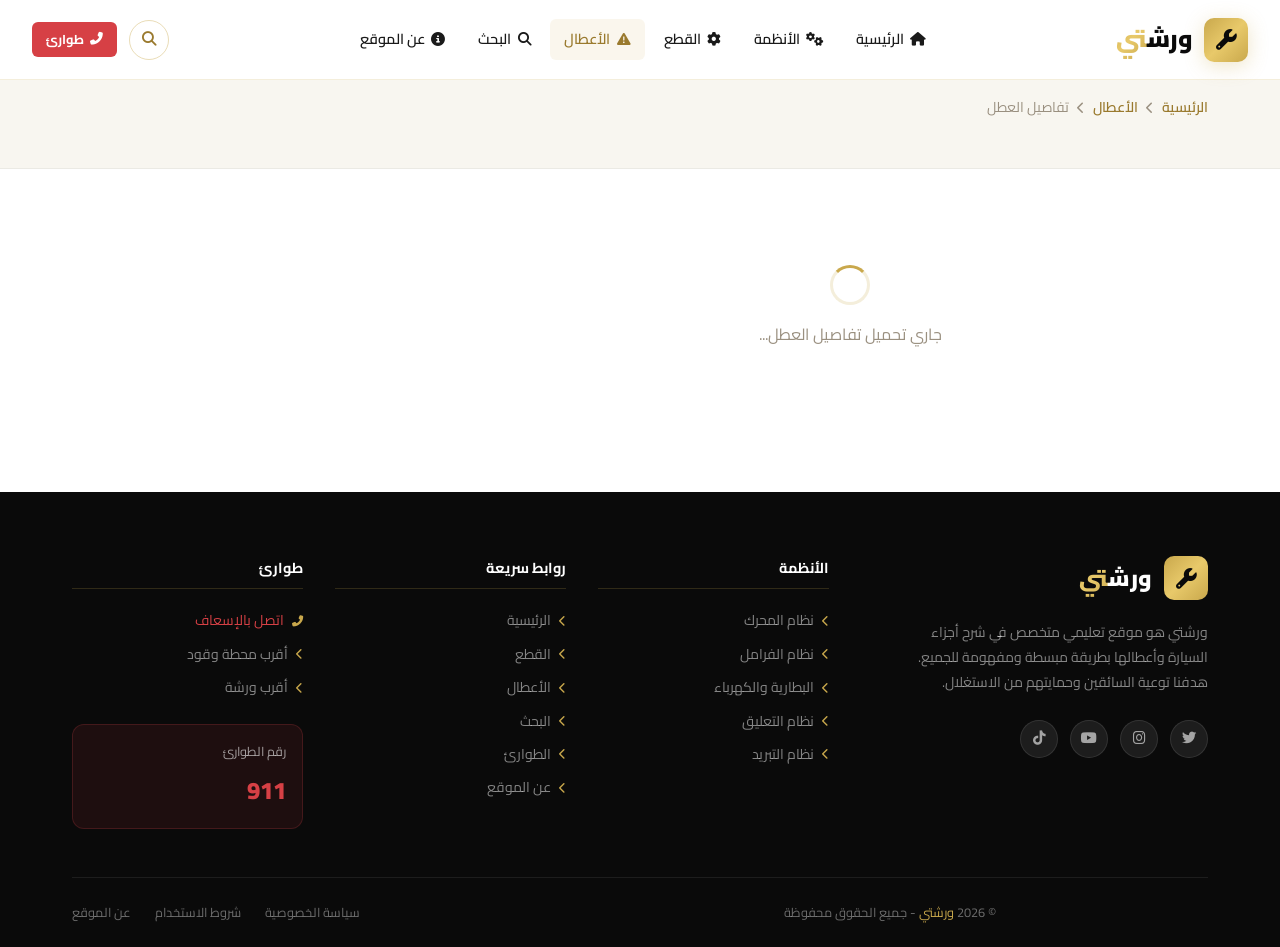
<file: fault-details.html>
<!DOCTYPE html>
<html lang="ar" dir="rtl">
<head>
  <meta charset="UTF-8">
  <meta name="viewport" content="width=device-width, initial-scale=1.0">
  <meta name="description" content="تفاصيل العطل | ورشتي">
  <title>تفاصيل العطل | ورشتي</title>
  <link rel="icon" href="data:image/svg+xml,<svg xmlns='http://www.w3.org/2000/svg' viewBox='0 0 100 100'><text y='.9em' font-size='90'>🔧</text></svg>">
  <link rel="stylesheet" href="style.css">
  <link rel="stylesheet" href="responsive.css">
  <link rel="stylesheet" href="https://cdnjs.cloudflare.com/ajax/libs/font-awesome/6.5.0/css/all.min.css">
  <link href="https://fonts.googleapis.com/css2?family=Cairo:wght@300;400;600;700;900&family=Tajawal:wght@300;400;500;700;800;900&display=swap" rel="stylesheet">
</head>
<body>

  <nav class="navbar" id="navbar">
    <div class="nav-container">
      <a href="index.html" class="nav-logo">
        <div class="nav-logo-icon"><i class="fas fa-wrench"></i></div>
        <span class="nav-logo-text">ورش<span>تي</span></span>
      </a>
      <ul class="nav-menu">
        <li><a href="index.html" class="nav-link"><i class="fas fa-house"></i> الرئيسية</a></li>
        <li><a href="systems.html" class="nav-link"><i class="fas fa-gears"></i> الأنظمة</a></li>
        <li><a href="parts.html" class="nav-link"><i class="fas fa-cog"></i> القطع</a></li>
        <li><a href="faults.html" class="nav-link active"><i class="fas fa-triangle-exclamation"></i> الأعطال</a></li>
        <li><a href="search.html" class="nav-link"><i class="fas fa-search"></i> البحث</a></li>
        <li><a href="about.html" class="nav-link"><i class="fas fa-circle-info"></i> عن الموقع</a></li>
      </ul>
      <div class="nav-actions">
        <button class="nav-search-btn" onclick="window.location.href='search.html'"><i class="fas fa-search"></i></button>
        <a href="emergency.html" class="nav-emergency-btn"><i class="fas fa-phone-alt"></i> طوارئ</a>
      </div>
      <button class="nav-hamburger"><span></span><span></span><span></span></button>
    </div>
  </nav>

  <div class="mobile-menu">
    <button class="mobile-menu-close"><i class="fas fa-times"></i></button>
    <a href="index.html" class="nav-link"><i class="fas fa-house"></i> الرئيسية</a>
    <a href="systems.html" class="nav-link"><i class="fas fa-gears"></i> الأنظمة</a>
    <a href="parts.html" class="nav-link"><i class="fas fa-cog"></i> القطع</a>
    <a href="faults.html" class="nav-link active"><i class="fas fa-triangle-exclamation"></i> الأعطال</a>
    <a href="search.html" class="nav-link"><i class="fas fa-search"></i> البحث</a>
    <a href="emergency.html" class="btn btn-danger" style="margin-top:1rem; width:100%; justify-content:center;"><i class="fas fa-phone-alt"></i> طوارئ</a>
  </div>

  <div style="background:var(--white-soft); padding:1rem 0; border-bottom:1px solid rgba(0,0,0,0.05); margin-top:80px;">
    <div class="container">
      <div class="breadcrumb" id="fault-breadcrumb">
        <a href="index.html">الرئيسية</a>
        <span class="breadcrumb-sep"><i class="fas fa-chevron-left"></i></span>
        <a href="faults.html">الأعطال</a>
        <span class="breadcrumb-sep"><i class="fas fa-chevron-left"></i></span>
        <span>تفاصيل العطل</span>
      </div>
    </div>
  </div>

  <section class="section" style="padding-top:2rem;">
    <div class="container">
      <div class="detail-layout">
        <div class="detail-main" id="fault-main">
          <div style="text-align:center; padding:4rem 2rem;">
            <div class="spinner" style="margin:0 auto 1rem;"></div>
            <p style="color:var(--text-muted);">جاري تحميل تفاصيل العطل...</p>
          </div>
        </div>

        <div class="detail-sidebar" id="fault-sidebar">
        </div>
      </div>
    </div>
  </section>

  <footer class="footer">
    <div class="container">
      <div class="footer-grid">
        <div class="footer-brand">
          <a href="index.html" class="footer-logo">
            <div class="footer-logo-icon"><i class="fas fa-wrench"></i></div>
            <span class="footer-logo-text">ورش<span>تي</span></span>
          </a>
          <p class="footer-desc">
            ورشتي هو موقع تعليمي متخصص في شرح أجزاء السيارة وأعطالها بطريقة مبسطة ومفهومة للجميع. هدفنا توعية السائقين وحمايتهم من الاستغلال.
          </p>
          <div class="footer-social">
            <a href="#" class="footer-social-btn"><i class="fab fa-twitter"></i></a>
            <a href="#" class="footer-social-btn"><i class="fab fa-instagram"></i></a>
            <a href="#" class="footer-social-btn"><i class="fab fa-youtube"></i></a>
            <a href="#" class="footer-social-btn"><i class="fab fa-tiktok"></i></a>
          </div>
        </div>

        <div>
          <h4 class="footer-col-title">الأنظمة</h4>
          <ul class="footer-links">
            <li><a href="systems.html?system=engine" class="footer-link"><i class="fas fa-chevron-left"></i> نظام المحرك</a></li>
            <li><a href="systems.html?system=brakes" class="footer-link"><i class="fas fa-chevron-left"></i> نظام الفرامل</a></li>
            <li><a href="systems.html?system=battery" class="footer-link"><i class="fas fa-chevron-left"></i> البطارية والكهرباء</a></li>
            <li><a href="systems.html?system=suspension" class="footer-link"><i class="fas fa-chevron-left"></i> نظام التعليق</a></li>
            <li><a href="systems.html?system=cooling" class="footer-link"><i class="fas fa-chevron-left"></i> نظام التبريد</a></li>
          </ul>
        </div>

        <div>
          <h4 class="footer-col-title">روابط سريعة</h4>
          <ul class="footer-links">
            <li><a href="index.html" class="footer-link"><i class="fas fa-chevron-left"></i> الرئيسية</a></li>
            <li><a href="parts.html" class="footer-link"><i class="fas fa-chevron-left"></i> القطع</a></li>
            <li><a href="faults.html" class="footer-link"><i class="fas fa-chevron-left"></i> الأعطال</a></li>
            <li><a href="search.html" class="footer-link"><i class="fas fa-chevron-left"></i> البحث</a></li>
            <li><a href="emergency.html" class="footer-link"><i class="fas fa-chevron-left"></i> الطوارئ</a></li>
            <li><a href="about.html" class="footer-link"><i class="fas fa-chevron-left"></i> عن الموقع</a></li>
          </ul>
        </div>

        <div>
          <h4 class="footer-col-title">طوارئ</h4>
          <ul class="footer-links">
            <li><a href="emergency.html" class="footer-link" style="color:var(--danger);"><i class="fas fa-phone-alt"></i> اتصل بالإسعاف</a></li>
            <li><a href="emergency.html" class="footer-link"><i class="fas fa-chevron-left"></i> أقرب محطة وقود</a></li>
            <li><a href="emergency.html" class="footer-link"><i class="fas fa-chevron-left"></i> أقرب ورشة</a></li>
          </ul>
          <div style="margin-top:1.5rem; padding:1rem; background:rgba(214,64,69,0.1); border-radius:var(--radius-md); border:1px solid rgba(214,64,69,0.2);">
            <p style="font-size:0.8rem; color:rgba(255,255,255,0.6); margin-bottom:0.5rem;">رقم الطوارئ</p>
            <a href="tel:911" style="font-size:1.5rem; font-weight:900; color:var(--danger); text-decoration:none;">911</a>
          </div>
        </div>
      </div>

      <div class="footer-bottom">
        <p class="footer-copyright">
          <p class="footer-copyright">&copy; 2026 <span>ورشتي</span> - جميع الحقوق محفوظة</p>
        </p>
        <div class="footer-bottom-links">
          <a href="#" class="footer-bottom-link">سياسة الخصوصية</a>
          <a href="#" class="footer-bottom-link">شروط الاستخدام</a>
          <a href="about.html" class="footer-bottom-link">عن الموقع</a>
        </div>
      </div>
    </div>
  </footer>

  <div class="toast-container"></div>
  <script src="storage.js"></script>
  <script src="data.js"></script>
  <script src="main.js"></script>
  <script src="system.js"></script>
</body>
</html>
</file>
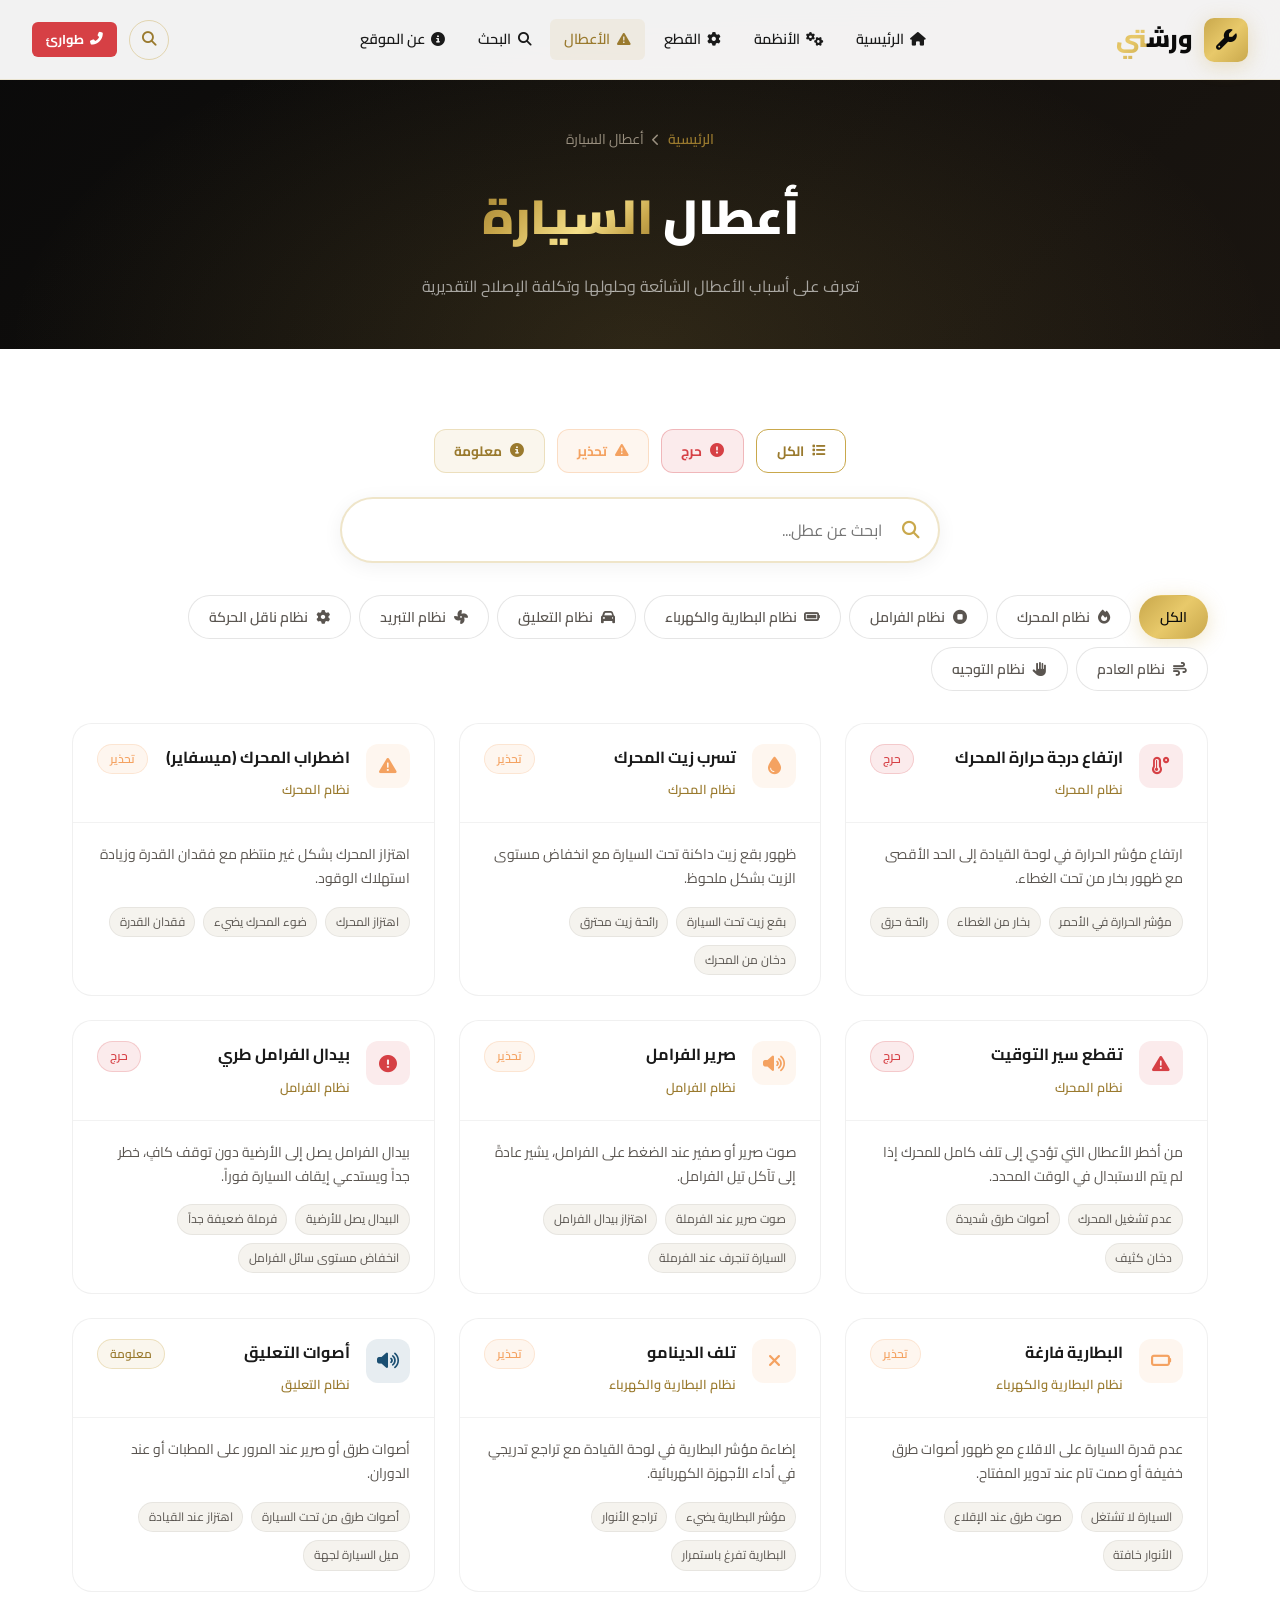
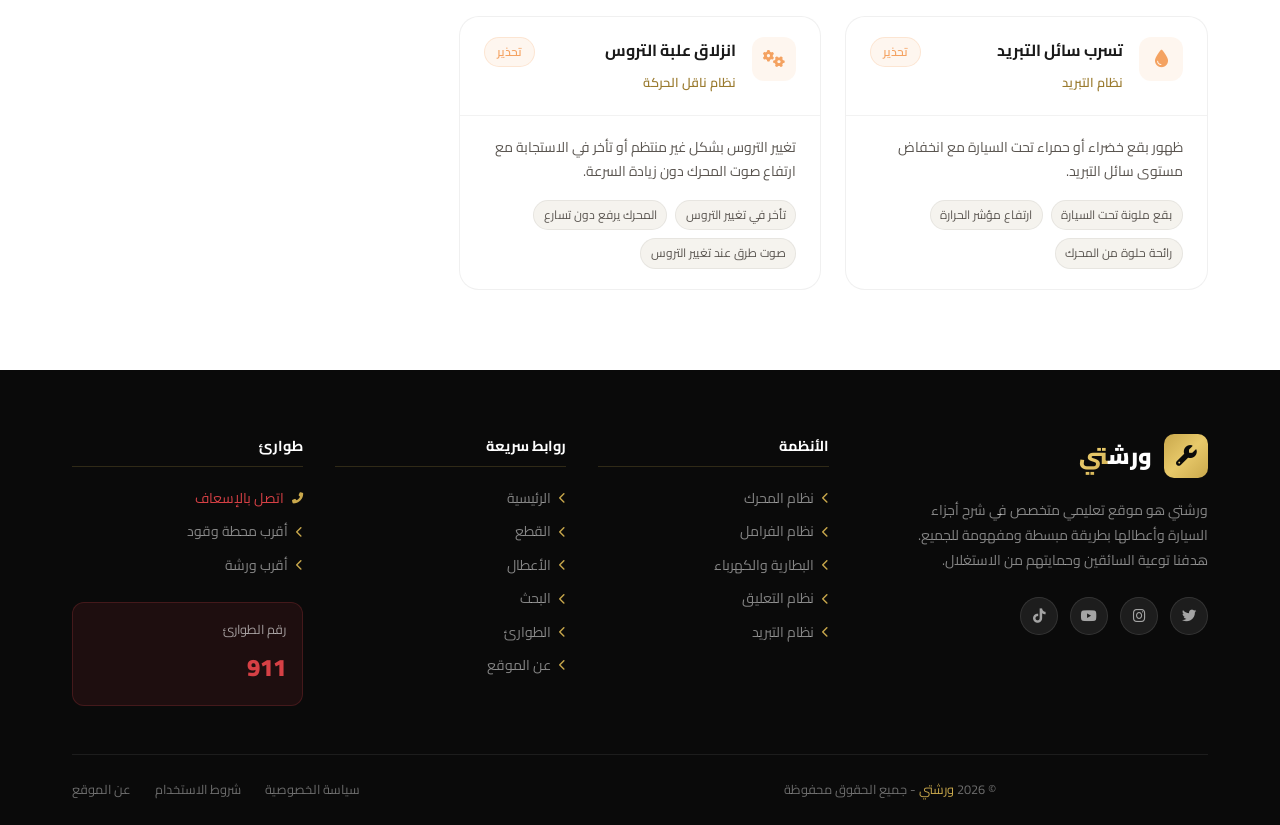
<file: faults.html>
<!DOCTYPE html>
<html lang="ar" dir="rtl">
<head>
  <meta charset="UTF-8">
  <meta name="viewport" content="width=device-width, initial-scale=1.0">
  <meta name="description" content="أعطال السيارة - ورشتي | تعرف على أسباب الأعطال وحلولها وتكلفة الإصلاح">
  <title>أعطال السيارة | ورشتي</title>
  <link rel="icon" href="data:image/svg+xml,<svg xmlns='http://www.w3.org/2000/svg' viewBox='0 0 100 100'><text y='.9em' font-size='90'>🔧</text></svg>">
  <link rel="stylesheet" href="style.css">
  <link rel="stylesheet" href="responsive.css">
  <link rel="stylesheet" href="https://cdnjs.cloudflare.com/ajax/libs/font-awesome/6.5.0/css/all.min.css">
  <link href="https://fonts.googleapis.com/css2?family=Cairo:wght@300;400;600;700;900&family=Tajawal:wght@300;400;500;700;800;900&display=swap" rel="stylesheet">
</head>
<body>

  <nav class="navbar" id="navbar">
    <div class="nav-container">
      <a href="index.html" class="nav-logo">
        <div class="nav-logo-icon"><i class="fas fa-wrench"></i></div>
        <span class="nav-logo-text">ورش<span>تي</span></span>
      </a>
      <ul class="nav-menu">
        <li><a href="index.html" class="nav-link"><i class="fas fa-house"></i> الرئيسية</a></li>
        <li><a href="systems.html" class="nav-link"><i class="fas fa-gears"></i> الأنظمة</a></li>
        <li><a href="parts.html" class="nav-link"><i class="fas fa-cog"></i> القطع</a></li>
        <li><a href="faults.html" class="nav-link active"><i class="fas fa-triangle-exclamation"></i> الأعطال</a></li>
        <li><a href="search.html" class="nav-link"><i class="fas fa-search"></i> البحث</a></li>
        <li><a href="about.html" class="nav-link"><i class="fas fa-circle-info"></i> عن الموقع</a></li>
      </ul>
      <div class="nav-actions">
        <button class="nav-search-btn" onclick="window.location.href='search.html'"><i class="fas fa-search"></i></button>
        <a href="emergency.html" class="nav-emergency-btn"><i class="fas fa-phone-alt"></i> طوارئ</a>
      </div>
      <button class="nav-hamburger"><span></span><span></span><span></span></button>
    </div>
  </nav>

  <div class="mobile-menu">
    <button class="mobile-menu-close"><i class="fas fa-times"></i></button>
    <a href="index.html" class="nav-link"><i class="fas fa-house"></i> الرئيسية</a>
    <a href="systems.html" class="nav-link"><i class="fas fa-gears"></i> الأنظمة</a>
    <a href="parts.html" class="nav-link"><i class="fas fa-cog"></i> القطع</a>
    <a href="faults.html" class="nav-link active"><i class="fas fa-triangle-exclamation"></i> الأعطال</a>
    <a href="search.html" class="nav-link"><i class="fas fa-search"></i> البحث</a>
    <a href="about.html" class="nav-link"><i class="fas fa-circle-info"></i> عن الموقع</a>
    <a href="emergency.html" class="btn btn-danger" style="margin-top:1rem; width:100%; justify-content:center;"><i class="fas fa-phone-alt"></i> طوارئ</a>
  </div>

  <div class="page-header">
    <div class="container page-header-content">
      <div class="breadcrumb" style="justify-content:center; margin-bottom:1.5rem;">
        <a href="index.html">الرئيسية</a>
        <span class="breadcrumb-sep"><i class="fas fa-chevron-left"></i></span>
        <span>أعطال السيارة</span>
      </div>
      <h1 class="page-header-title">أعطال <span class="gold-text">السيارة</span></h1>
      <p class="page-header-desc">تعرف على أسباب الأعطال الشائعة وحلولها وتكلفة الإصلاح التقديرية</p>
    </div>
  </div>

  <section class="section">
    <div class="container">
      <div style="display:flex; gap:0.75rem; flex-wrap:wrap; margin-bottom:1.5rem; justify-content:center;">
        <button class="btn btn-outline-gold btn-sm active" id="all-severity-btn" onclick="filterBySeverity('all')">
          <i class="fas fa-list"></i> الكل
        </button>
        <button class="btn btn-sm" style="background:rgba(214,64,69,0.1); color:var(--danger); border:1px solid rgba(214,64,69,0.3);" onclick="filterBySeverity('critical')">
          <i class="fas fa-circle-exclamation"></i> حرج
        </button>
        <button class="btn btn-sm" style="background:rgba(244,162,97,0.1); color:var(--warning); border:1px solid rgba(244,162,97,0.3);" onclick="filterBySeverity('warning')">
          <i class="fas fa-triangle-exclamation"></i> تحذير
        </button>
        <button class="btn btn-sm" style="background:rgba(201,168,76,0.1); color:var(--gold-dark); border:1px solid rgba(201,168,76,0.3);" onclick="filterBySeverity('info')">
          <i class="fas fa-circle-info"></i> معلومة
        </button>
      </div>

      <div style="max-width:600px; margin:0 auto 2rem;">
        <div class="search-bar-wrapper">
          <i class="fas fa-search search-bar-icon"></i>
          <input type="text" id="faults-search" class="search-bar" placeholder="ابحث عن عطل...">
        </div>
      </div>

      <div class="filter-tabs" id="faults-filter-tabs" style="margin-bottom:2rem;">
      </div>

      <div class="systems-grid" id="faults-grid">
        <div class="spinner"></div>
      </div>
    </div>
  </section>

  <footer class="footer">
    <div class="container">
      <div class="footer-grid">
        <div class="footer-brand">
          <a href="index.html" class="footer-logo">
            <div class="footer-logo-icon"><i class="fas fa-wrench"></i></div>
            <span class="footer-logo-text">ورش<span>تي</span></span>
          </a>
          <p class="footer-desc">
            ورشتي هو موقع تعليمي متخصص في شرح أجزاء السيارة وأعطالها بطريقة مبسطة ومفهومة للجميع. هدفنا توعية السائقين وحمايتهم من الاستغلال.
          </p>
          <div class="footer-social">
            <a href="#" class="footer-social-btn"><i class="fab fa-twitter"></i></a>
            <a href="#" class="footer-social-btn"><i class="fab fa-instagram"></i></a>
            <a href="#" class="footer-social-btn"><i class="fab fa-youtube"></i></a>
            <a href="#" class="footer-social-btn"><i class="fab fa-tiktok"></i></a>
          </div>
        </div>

        <div>
          <h4 class="footer-col-title">الأنظمة</h4>
          <ul class="footer-links">
            <li><a href="systems.html?system=engine" class="footer-link"><i class="fas fa-chevron-left"></i> نظام المحرك</a></li>
            <li><a href="systems.html?system=brakes" class="footer-link"><i class="fas fa-chevron-left"></i> نظام الفرامل</a></li>
            <li><a href="systems.html?system=battery" class="footer-link"><i class="fas fa-chevron-left"></i> البطارية والكهرباء</a></li>
            <li><a href="systems.html?system=suspension" class="footer-link"><i class="fas fa-chevron-left"></i> نظام التعليق</a></li>
            <li><a href="systems.html?system=cooling" class="footer-link"><i class="fas fa-chevron-left"></i> نظام التبريد</a></li>
          </ul>
        </div>

        <div>
          <h4 class="footer-col-title">روابط سريعة</h4>
          <ul class="footer-links">
            <li><a href="index.html" class="footer-link"><i class="fas fa-chevron-left"></i> الرئيسية</a></li>
            <li><a href="parts.html" class="footer-link"><i class="fas fa-chevron-left"></i> القطع</a></li>
            <li><a href="faults.html" class="footer-link"><i class="fas fa-chevron-left"></i> الأعطال</a></li>
            <li><a href="search.html" class="footer-link"><i class="fas fa-chevron-left"></i> البحث</a></li>
            <li><a href="emergency.html" class="footer-link"><i class="fas fa-chevron-left"></i> الطوارئ</a></li>
            <li><a href="about.html" class="footer-link"><i class="fas fa-chevron-left"></i> عن الموقع</a></li>
          </ul>
        </div>

        <div>
          <h4 class="footer-col-title">طوارئ</h4>
          <ul class="footer-links">
            <li><a href="emergency.html" class="footer-link" style="color:var(--danger);"><i class="fas fa-phone-alt"></i> اتصل بالإسعاف</a></li>
            <li><a href="emergency.html" class="footer-link"><i class="fas fa-chevron-left"></i> أقرب محطة وقود</a></li>
            <li><a href="emergency.html" class="footer-link"><i class="fas fa-chevron-left"></i> أقرب ورشة</a></li>
          </ul>
          <div style="margin-top:1.5rem; padding:1rem; background:rgba(214,64,69,0.1); border-radius:var(--radius-md); border:1px solid rgba(214,64,69,0.2);">
            <p style="font-size:0.8rem; color:rgba(255,255,255,0.6); margin-bottom:0.5rem;">رقم الطوارئ</p>
            <a href="tel:911" style="font-size:1.5rem; font-weight:900; color:var(--danger); text-decoration:none;">911</a>
          </div>
        </div>
      </div>

      <div class="footer-bottom">
        <p class="footer-copyright">
          <p class="footer-copyright">&copy; 2026 <span>ورشتي</span> - جميع الحقوق محفوظة</p>
        </p>
        <div class="footer-bottom-links">
          <a href="#" class="footer-bottom-link">سياسة الخصوصية</a>
          <a href="#" class="footer-bottom-link">شروط الاستخدام</a>
          <a href="about.html" class="footer-bottom-link">عن الموقع</a>
        </div>
      </div>
    </div>
  </footer>

  <div class="toast-container"></div>
  <script src="storage.js"></script>
  <script src="data.js"></script>
  <script src="main.js"></script>
  <script src="search.js"></script>
  <script src="system.js"></script>
  <script>
    let currentSeverity = 'all';

    function filterBySeverity(severity) {
      currentSeverity = severity;
      const cards = document.querySelectorAll('#faults-grid .fault-card');
      cards.forEach(card => {
        const cardSeverity = card.querySelector('.fault-severity')?.classList[1];
        card.style.display = (severity === 'all' || cardSeverity === severity) ? '' : 'none';
      });
      document.querySelectorAll('[onclick^="filterBySeverity"]').forEach(btn => btn.classList.remove('active'));
    }

    document.addEventListener('DOMContentLoaded', () => {
      const searchInput = document.querySelector('#faults-search');
      if (searchInput) {
        searchInput.addEventListener('input', Utils.debounce((e) => {
          const query = e.target.value.toLowerCase().trim();
          const cards = document.querySelectorAll('#faults-grid .fault-card');
          cards.forEach(card => {
            const name = card.querySelector('.fault-card-title')?.textContent.toLowerCase() || '';
            const desc = card.querySelector('.fault-card-desc')?.textContent.toLowerCase() || '';
            card.style.display = (name.includes(query) || desc.includes(query)) ? '' : 'none';
          });
        }, 200));
      }
    });
  </script>
</body>
</html>
</file>
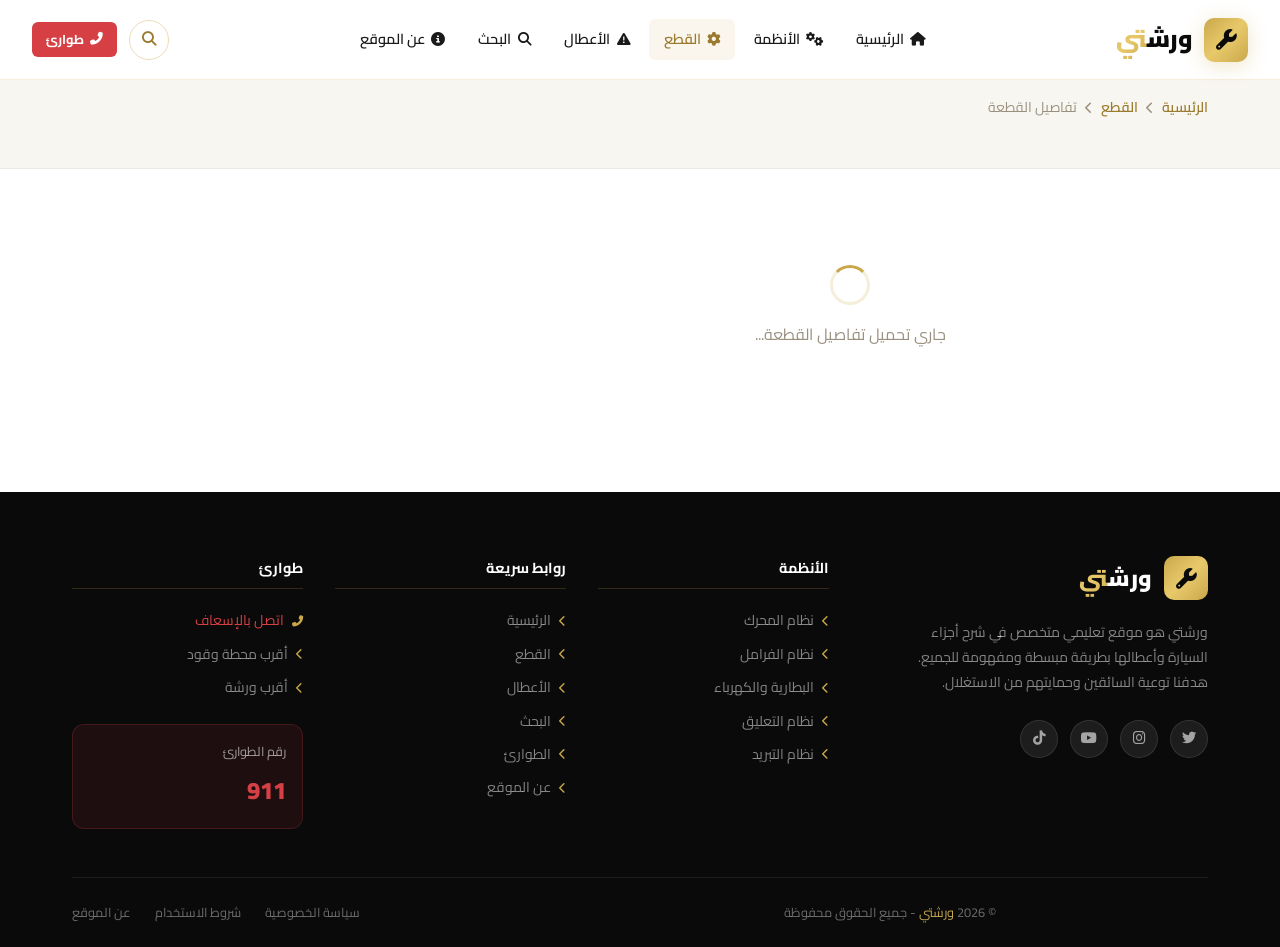
<file: part-details.html>
<!DOCTYPE html>
<html lang="ar" dir="rtl">
<head>
  <meta charset="UTF-8">
  <meta name="viewport" content="width=device-width, initial-scale=1.0">
  <meta name="description" content="تفاصيل القطعة | ورشتي">
  <title>تفاصيل القطعة | ورشتي</title>
  <link rel="icon" href="data:image/svg+xml,<svg xmlns='http://www.w3.org/2000/svg' viewBox='0 0 100 100'><text y='.9em' font-size='90'>🔧</text></svg>">
  <link rel="stylesheet" href="style.css">
  <link rel="stylesheet" href="responsive.css">
  <link rel="stylesheet" href="https://cdnjs.cloudflare.com/ajax/libs/font-awesome/6.5.0/css/all.min.css">
  <link href="https://fonts.googleapis.com/css2?family=Cairo:wght@300;400;600;700;900&family=Tajawal:wght@300;400;500;700;800;900&display=swap" rel="stylesheet">
</head>
<body>

  <nav class="navbar" id="navbar">
    <div class="nav-container">
      <a href="index.html" class="nav-logo">
        <div class="nav-logo-icon"><i class="fas fa-wrench"></i></div>
        <span class="nav-logo-text">ورش<span>تي</span></span>
      </a>
      <ul class="nav-menu">
        <li><a href="index.html" class="nav-link"><i class="fas fa-house"></i> الرئيسية</a></li>
        <li><a href="systems.html" class="nav-link"><i class="fas fa-gears"></i> الأنظمة</a></li>
        <li><a href="parts.html" class="nav-link active"><i class="fas fa-cog"></i> القطع</a></li>
        <li><a href="faults.html" class="nav-link"><i class="fas fa-triangle-exclamation"></i> الأعطال</a></li>
        <li><a href="search.html" class="nav-link"><i class="fas fa-search"></i> البحث</a></li>
        <li><a href="about.html" class="nav-link"><i class="fas fa-circle-info"></i> عن الموقع</a></li>
      </ul>
      <div class="nav-actions">
        <button class="nav-search-btn" onclick="window.location.href='search.html'"><i class="fas fa-search"></i></button>
        <a href="emergency.html" class="nav-emergency-btn"><i class="fas fa-phone-alt"></i> طوارئ</a>
      </div>
      <button class="nav-hamburger"><span></span><span></span><span></span></button>
    </div>
  </nav>

  <div class="mobile-menu">
    <button class="mobile-menu-close"><i class="fas fa-times"></i></button>
    <a href="index.html" class="nav-link"><i class="fas fa-house"></i> الرئيسية</a>
    <a href="systems.html" class="nav-link"><i class="fas fa-gears"></i> الأنظمة</a>
    <a href="parts.html" class="nav-link active"><i class="fas fa-cog"></i> القطع</a>
    <a href="faults.html" class="nav-link"><i class="fas fa-triangle-exclamation"></i> الأعطال</a>
    <a href="search.html" class="nav-link"><i class="fas fa-search"></i> البحث</a>
    <a href="emergency.html" class="btn btn-danger" style="margin-top:1rem; width:100%; justify-content:center;"><i class="fas fa-phone-alt"></i> طوارئ</a>
  </div>

  <div style="background:var(--white-soft); padding:1rem 0; border-bottom:1px solid rgba(0,0,0,0.05); margin-top:80px;">
    <div class="container">
      <div class="breadcrumb" id="part-breadcrumb">
        <a href="index.html">الرئيسية</a>
        <span class="breadcrumb-sep"><i class="fas fa-chevron-left"></i></span>
        <a href="parts.html">القطع</a>
        <span class="breadcrumb-sep"><i class="fas fa-chevron-left"></i></span>
        <span>تفاصيل القطعة</span>
      </div>
    </div>
  </div>

  <section class="section" style="padding-top:2rem;">
    <div class="container">
      <div class="detail-layout">
        <div class="detail-main" id="part-main">
          <div style="text-align:center; padding:4rem 2rem;">
            <div class="spinner" style="margin:0 auto 1rem;"></div>
            <p style="color:var(--text-muted);">جاري تحميل تفاصيل القطعة...</p>
          </div>
        </div>

        <div class="detail-sidebar" id="part-sidebar">
        </div>
      </div>
    </div>
  </section>

  <footer class="footer">
    <div class="container">
      <div class="footer-grid">
        <div class="footer-brand">
          <a href="index.html" class="footer-logo">
            <div class="footer-logo-icon"><i class="fas fa-wrench"></i></div>
            <span class="footer-logo-text">ورش<span>تي</span></span>
          </a>
          <p class="footer-desc">
            ورشتي هو موقع تعليمي متخصص في شرح أجزاء السيارة وأعطالها بطريقة مبسطة ومفهومة للجميع. هدفنا توعية السائقين وحمايتهم من الاستغلال.
          </p>
          <div class="footer-social">
            <a href="#" class="footer-social-btn"><i class="fab fa-twitter"></i></a>
            <a href="#" class="footer-social-btn"><i class="fab fa-instagram"></i></a>
            <a href="#" class="footer-social-btn"><i class="fab fa-youtube"></i></a>
            <a href="#" class="footer-social-btn"><i class="fab fa-tiktok"></i></a>
          </div>
        </div>

        <div>
          <h4 class="footer-col-title">الأنظمة</h4>
          <ul class="footer-links">
            <li><a href="systems.html?system=engine" class="footer-link"><i class="fas fa-chevron-left"></i> نظام المحرك</a></li>
            <li><a href="systems.html?system=brakes" class="footer-link"><i class="fas fa-chevron-left"></i> نظام الفرامل</a></li>
            <li><a href="systems.html?system=battery" class="footer-link"><i class="fas fa-chevron-left"></i> البطارية والكهرباء</a></li>
            <li><a href="systems.html?system=suspension" class="footer-link"><i class="fas fa-chevron-left"></i> نظام التعليق</a></li>
            <li><a href="systems.html?system=cooling" class="footer-link"><i class="fas fa-chevron-left"></i> نظام التبريد</a></li>
          </ul>
        </div>

        <div>
          <h4 class="footer-col-title">روابط سريعة</h4>
          <ul class="footer-links">
            <li><a href="index.html" class="footer-link"><i class="fas fa-chevron-left"></i> الرئيسية</a></li>
            <li><a href="parts.html" class="footer-link"><i class="fas fa-chevron-left"></i> القطع</a></li>
            <li><a href="faults.html" class="footer-link"><i class="fas fa-chevron-left"></i> الأعطال</a></li>
            <li><a href="search.html" class="footer-link"><i class="fas fa-chevron-left"></i> البحث</a></li>
            <li><a href="emergency.html" class="footer-link"><i class="fas fa-chevron-left"></i> الطوارئ</a></li>
            <li><a href="about.html" class="footer-link"><i class="fas fa-chevron-left"></i> عن الموقع</a></li>
          </ul>
        </div>

        <div>
          <h4 class="footer-col-title">طوارئ</h4>
          <ul class="footer-links">
            <li><a href="emergency.html" class="footer-link" style="color:var(--danger);"><i class="fas fa-phone-alt"></i> اتصل بالإسعاف</a></li>
            <li><a href="emergency.html" class="footer-link"><i class="fas fa-chevron-left"></i> أقرب محطة وقود</a></li>
            <li><a href="emergency.html" class="footer-link"><i class="fas fa-chevron-left"></i> أقرب ورشة</a></li>
          </ul>
          <div style="margin-top:1.5rem; padding:1rem; background:rgba(214,64,69,0.1); border-radius:var(--radius-md); border:1px solid rgba(214,64,69,0.2);">
            <p style="font-size:0.8rem; color:rgba(255,255,255,0.6); margin-bottom:0.5rem;">رقم الطوارئ</p>
            <a href="tel:911" style="font-size:1.5rem; font-weight:900; color:var(--danger); text-decoration:none;">911</a>
          </div>
        </div>
      </div>

      <div class="footer-bottom">
        <p class="footer-copyright">
          <p class="footer-copyright">&copy; 2026 <span>ورشتي</span> - جميع الحقوق محفوظة</p>
        </p>
        <div class="footer-bottom-links">
          <a href="#" class="footer-bottom-link">سياسة الخصوصية</a>
          <a href="#" class="footer-bottom-link">شروط الاستخدام</a>
          <a href="about.html" class="footer-bottom-link">عن الموقع</a>
        </div>
      </div>
    </div>
  </footer>

  <div class="toast-container"></div>
  <script src="storage.js"></script>
  <script src="data.js"></script>
  <script src="main.js"></script>
  <script src="system.js"></script>
</body>
</html>
</file>
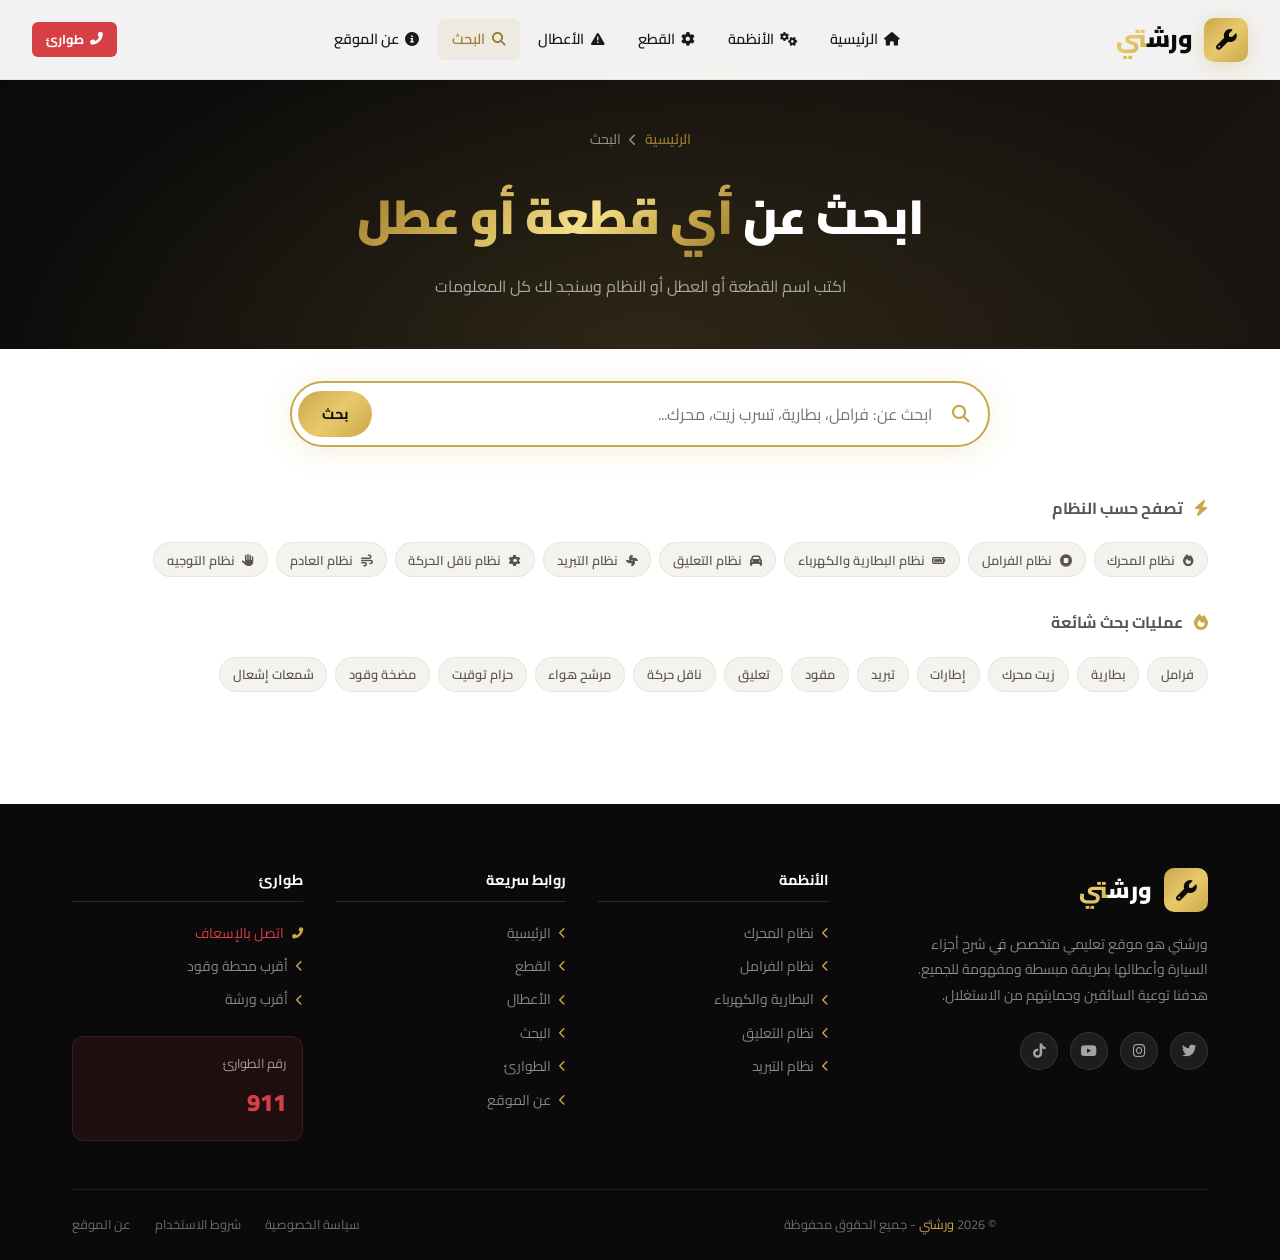
<file: search.html>
<!DOCTYPE html>
<html lang="ar" dir="rtl">
<head>
  <meta charset="UTF-8">
  <meta name="viewport" content="width=device-width, initial-scale=1.0">
  <meta name="description" content="البحث في ورشتي - ابحث عن أي قطعة أو عطل في سيارتك">
  <title>البحث | ورشتي</title>
  <link rel="icon" href="data:image/svg+xml,<svg xmlns='http://www.w3.org/2000/svg' viewBox='0 0 100 100'><text y='.9em' font-size='90'>🔧</text></svg>">
  <link rel="stylesheet" href="style.css">
  <link rel="stylesheet" href="responsive.css">
  <link rel="stylesheet" href="https://cdnjs.cloudflare.com/ajax/libs/font-awesome/6.5.0/css/all.min.css">
  <link href="https://fonts.googleapis.com/css2?family=Cairo:wght@300;400;600;700;900&family=Tajawal:wght@300;400;500;700;800;900&display=swap" rel="stylesheet">
</head>
<body>

  <nav class="navbar" id="navbar">
    <div class="nav-container">
      <a href="index.html" class="nav-logo">
        <div class="nav-logo-icon"><i class="fas fa-wrench"></i></div>
        <span class="nav-logo-text">ورش<span>تي</span></span>
      </a>
      <ul class="nav-menu">
        <li><a href="index.html" class="nav-link"><i class="fas fa-house"></i> الرئيسية</a></li>
        <li><a href="systems.html" class="nav-link"><i class="fas fa-gears"></i> الأنظمة</a></li>
        <li><a href="parts.html" class="nav-link"><i class="fas fa-cog"></i> القطع</a></li>
        <li><a href="faults.html" class="nav-link"><i class="fas fa-triangle-exclamation"></i> الأعطال</a></li>
        <li><a href="search.html" class="nav-link active"><i class="fas fa-search"></i> البحث</a></li>
        <li><a href="about.html" class="nav-link"><i class="fas fa-circle-info"></i> عن الموقع</a></li>
      </ul>
      <div class="nav-actions">
        <a href="emergency.html" class="nav-emergency-btn"><i class="fas fa-phone-alt"></i> طوارئ</a>
      </div>
      <button class="nav-hamburger"><span></span><span></span><span></span></button>
    </div>
  </nav>

  <div class="mobile-menu">
    <button class="mobile-menu-close"><i class="fas fa-times"></i></button>
    <a href="index.html" class="nav-link"><i class="fas fa-house"></i> الرئيسية</a>
    <a href="systems.html" class="nav-link"><i class="fas fa-gears"></i> الأنظمة</a>
    <a href="parts.html" class="nav-link"><i class="fas fa-cog"></i> القطع</a>
    <a href="faults.html" class="nav-link"><i class="fas fa-triangle-exclamation"></i> الأعطال</a>
    <a href="search.html" class="nav-link active"><i class="fas fa-search"></i> البحث</a>
    <a href="about.html" class="nav-link"><i class="fas fa-circle-info"></i> عن الموقع</a>
    <a href="emergency.html" class="btn btn-danger" style="margin-top:1rem; width:100%; justify-content:center;"><i class="fas fa-phone-alt"></i> طوارئ</a>
  </div>

  <div class="page-header">
    <div class="container page-header-content">
      <div class="breadcrumb" style="justify-content:center; margin-bottom:1.5rem;">
        <a href="index.html">الرئيسية</a>
        <span class="breadcrumb-sep"><i class="fas fa-chevron-left"></i></span>
        <span>البحث</span>
      </div>
      <h1 class="page-header-title">ابحث عن <span class="gold-text">أي قطعة أو عطل</span></h1>
      <p class="page-header-desc">اكتب اسم القطعة أو العطل أو النظام وسنجد لك كل المعلومات</p>
    </div>
  </div>

  <section class="section" style="padding-top:2rem;">
    <div class="container">
      <div style="max-width:700px; margin:0 auto 3rem;">
        <div class="search-bar-wrapper" style="position:relative;">
          <i class="fas fa-search search-bar-icon"></i>
          <input type="text" id="main-search-input" class="search-bar" placeholder="ابحث عن: فرامل، بطارية، تسرب زيت، محرك..." autofocus>
          <button class="search-bar-btn" id="main-search-btn">بحث</button>
          <div class="search-results-dropdown" id="main-search-dropdown"></div>
        </div>
      </div>

      <div id="recent-searches"></div>

      <div id="quick-categories">
        <h3 style="font-size:1rem; font-weight:700; color:var(--text-secondary); margin-bottom:1.25rem;">
          <i class="fas fa-bolt" style="color:var(--gold); margin-left:0.5rem;"></i>
          تصفح حسب النظام
        </h3>
        <div class="tags-cloud" id="system-tags">
        </div>

        <h3 style="font-size:1rem; font-weight:700; color:var(--text-secondary); margin-top:2rem; margin-bottom:1.25rem;">
          <i class="fas fa-fire" style="color:var(--gold); margin-left:0.5rem;"></i>
          عمليات بحث شائعة
        </h3>
        <div class="tags-cloud">
          <button class="tag" onclick="doSearch('فرامل')">فرامل</button>
          <button class="tag" onclick="doSearch('بطارية')">بطارية</button>
          <button class="tag" onclick="doSearch('زيت محرك')">زيت محرك</button>
          <button class="tag" onclick="doSearch('إطارات')">إطارات</button>
          <button class="tag" onclick="doSearch('تبريد')">تبريد</button>
          <button class="tag" onclick="doSearch('مقود')">مقود</button>
          <button class="tag" onclick="doSearch('تعليق')">تعليق</button>
          <button class="tag" onclick="doSearch('ناقل حركة')">ناقل حركة</button>
          <button class="tag" onclick="doSearch('مرشح هواء')">مرشح هواء</button>
          <button class="tag" onclick="doSearch('حزام توقيت')">حزام توقيت</button>
          <button class="tag" onclick="doSearch('مضخة وقود')">مضخة وقود</button>
          <button class="tag" onclick="doSearch('شمعات إشعال')">شمعات إشعال</button>
        </div>
      </div>

      <div id="results-count" style="font-size:0.9rem; color:var(--text-muted); margin:2rem 0 1rem; font-weight:600;"></div>

      <div id="search-results"></div>
    </div>
  </section>

  <footer class="footer">
    <div class="container">
      <div class="footer-grid">
        <div class="footer-brand">
          <a href="index.html" class="footer-logo">
            <div class="footer-logo-icon"><i class="fas fa-wrench"></i></div>
            <span class="footer-logo-text">ورش<span>تي</span></span>
          </a>
          <p class="footer-desc">
            ورشتي هو موقع تعليمي متخصص في شرح أجزاء السيارة وأعطالها بطريقة مبسطة ومفهومة للجميع. هدفنا توعية السائقين وحمايتهم من الاستغلال.
          </p>
          <div class="footer-social">
            <a href="#" class="footer-social-btn"><i class="fab fa-twitter"></i></a>
            <a href="#" class="footer-social-btn"><i class="fab fa-instagram"></i></a>
            <a href="#" class="footer-social-btn"><i class="fab fa-youtube"></i></a>
            <a href="#" class="footer-social-btn"><i class="fab fa-tiktok"></i></a>
          </div>
        </div>

        <div>
          <h4 class="footer-col-title">الأنظمة</h4>
          <ul class="footer-links">
            <li><a href="systems.html?system=engine" class="footer-link"><i class="fas fa-chevron-left"></i> نظام المحرك</a></li>
            <li><a href="systems.html?system=brakes" class="footer-link"><i class="fas fa-chevron-left"></i> نظام الفرامل</a></li>
            <li><a href="systems.html?system=battery" class="footer-link"><i class="fas fa-chevron-left"></i> البطارية والكهرباء</a></li>
            <li><a href="systems.html?system=suspension" class="footer-link"><i class="fas fa-chevron-left"></i> نظام التعليق</a></li>
            <li><a href="systems.html?system=cooling" class="footer-link"><i class="fas fa-chevron-left"></i> نظام التبريد</a></li>
          </ul>
        </div>

        <div>
          <h4 class="footer-col-title">روابط سريعة</h4>
          <ul class="footer-links">
            <li><a href="index.html" class="footer-link"><i class="fas fa-chevron-left"></i> الرئيسية</a></li>
            <li><a href="parts.html" class="footer-link"><i class="fas fa-chevron-left"></i> القطع</a></li>
            <li><a href="faults.html" class="footer-link"><i class="fas fa-chevron-left"></i> الأعطال</a></li>
            <li><a href="search.html" class="footer-link"><i class="fas fa-chevron-left"></i> البحث</a></li>
            <li><a href="emergency.html" class="footer-link"><i class="fas fa-chevron-left"></i> الطوارئ</a></li>
            <li><a href="about.html" class="footer-link"><i class="fas fa-chevron-left"></i> عن الموقع</a></li>
          </ul>
        </div>

        <div>
          <h4 class="footer-col-title">طوارئ</h4>
          <ul class="footer-links">
            <li><a href="emergency.html" class="footer-link" style="color:var(--danger);"><i class="fas fa-phone-alt"></i> اتصل بالإسعاف</a></li>
            <li><a href="emergency.html" class="footer-link"><i class="fas fa-chevron-left"></i> أقرب محطة وقود</a></li>
            <li><a href="emergency.html" class="footer-link"><i class="fas fa-chevron-left"></i> أقرب ورشة</a></li>
          </ul>
          <div style="margin-top:1.5rem; padding:1rem; background:rgba(214,64,69,0.1); border-radius:var(--radius-md); border:1px solid rgba(214,64,69,0.2);">
            <p style="font-size:0.8rem; color:rgba(255,255,255,0.6); margin-bottom:0.5rem;">رقم الطوارئ</p>
            <a href="tel:911" style="font-size:1.5rem; font-weight:900; color:var(--danger); text-decoration:none;">911</a>
          </div>
        </div>
      </div>

      <div class="footer-bottom">
        <p class="footer-copyright">
          <p class="footer-copyright">&copy; 2026 <span>ورشتي</span> - جميع الحقوق محفوظة</p>
        </p>
        <div class="footer-bottom-links">
          <a href="#" class="footer-bottom-link">سياسة الخصوصية</a>
          <a href="#" class="footer-bottom-link">شروط الاستخدام</a>
          <a href="about.html" class="footer-bottom-link">عن الموقع</a>
        </div>
      </div>
    </div>
  </footer>

  <div class="toast-container"></div>
  <script src="storage.js"></script>
  <script src="data.js"></script>
  <script src="main.js"></script>
  <script src="search.js"></script>
  <script src="system.js"></script>
  <script>
    function doSearch(query) {
      document.querySelector('#main-search-input').value = query;
      const results = SearchEngine.search(query);
      SearchEngine.renderResults(results, query);
      Storage.addRecentSearch(query);
      document.querySelector('#quick-categories').style.display = 'none';
      document.querySelector('#recent-searches').style.display = 'none';
      window.scrollTo({ top: document.querySelector('#search-results').offsetTop - 100, behavior: 'smooth' });
    }

    document.addEventListener('DOMContentLoaded', () => {
      const systemTags = document.querySelector('#system-tags');
      if (systemTags && typeof WorkshatiData !== 'undefined') {
        systemTags.innerHTML = WorkshatiData.systems.map(s => `
          <button class="tag" onclick="doSearch('${s.name.ar}')">
            <i class="fas ${s.icon}" style="margin-left:0.3rem; font-size:0.75rem;"></i>
            ${s.name.ar}
          </button>
        `).join('');
      }

      const q = new URLSearchParams(window.location.search).get('q');
      if (q) {
        document.querySelector('#quick-categories').style.display = 'none';
        document.querySelector('#recent-searches').style.display = 'none';
        Storage.addRecentSearch(q);
      }

      const input = document.querySelector('#main-search-input');
      if (input) {
        input.addEventListener('keydown', (e) => {
          if (e.key === 'Enter') {
            const query = input.value.trim();
            if (query) {
              document.querySelector('#quick-categories').style.display = 'none';
              document.querySelector('#recent-searches').style.display = 'none';
              Storage.addRecentSearch(query);
            }
          }
        });
        document.querySelector('#main-search-btn')?.addEventListener('click', () => {
          const query = input.value.trim();
          if (query) {
            document.querySelector('#quick-categories').style.display = 'none';
            document.querySelector('#recent-searches').style.display = 'none';
            Storage.addRecentSearch(query);
          }
        });
      }
    });
  </script>
</body>
</html>
</file>
<file: style.css>
@import url('https://fonts.googleapis.com/css2?family=Tajawal:wght@300;400;500;700;800;900&family=Cairo:wght@300;400;600;700;900&family=Playfair+Display:wght@400;700&display=swap');

:root {
  --gold: #C9A84C;
  --gold-light: #E8C96A;
  --gold-dark: #9A7A2E;
  --gold-gradient: linear-gradient(135deg, #C9A84C 0%, #E8C96A 50%, #C9A84C 100%);
  --gold-shine: linear-gradient(135deg, #9A7A2E 0%, #C9A84C 30%, #F5E08A 60%, #C9A84C 80%, #9A7A2E 100%);
  --black: #0A0A0A;
  --black-soft: #111111;
  --black-card: #161616;
  --black-border: #222222;
  --white: #FFFFFF;
  --white-soft: #F8F6F0;
  --white-muted: #E8E4D8;
  --gray-light: #F5F3EE;
  --gray-mid: #9A9080;
  --gray-dark: #4A4540;
  --text-primary: #1A1A1A;
  --text-secondary: #5A5550;
  --text-muted: #9A9080;
  --danger: #D64045;
  --warning: #F4A261;
  --success: #2D6A4F;
  --info: #1B4F72;
  --shadow-gold: 0 4px 20px rgba(201, 168, 76, 0.3);
  --shadow-dark: 0 8px 40px rgba(0, 0, 0, 0.15);
  --shadow-card: 0 2px 20px rgba(0, 0, 0, 0.08);
  --radius-sm: 6px;
  --radius-md: 12px;
  --radius-lg: 20px;
  --radius-xl: 32px;
  --transition: all 0.3s cubic-bezier(0.4, 0, 0.2, 1);
  --transition-slow: all 0.5s cubic-bezier(0.4, 0, 0.2, 1);
  --font-arabic: 'Cairo', 'Tajawal', sans-serif;
  --font-display: 'Playfair Display', serif;
  --nav-height: 80px;
}

*, *::before, *::after {
  margin: 0;
  padding: 0;
  box-sizing: border-box;
}

html {
  scroll-behavior: smooth;
  font-size: 16px;
}

body {
  font-family: var(--font-arabic);
  background-color: var(--white);
  color: var(--text-primary);
  direction: rtl;
  text-align: right;
  line-height: 1.7;
  overflow-x: hidden;
}

body.ltr-mode {
  direction: ltr;
  text-align: left;
}

a {
  text-decoration: none;
  color: inherit;
  transition: var(--transition);
}

ul, ol {
  list-style: none;
}

img {
  max-width: 100%;
  height: auto;
  display: block;
}

button {
  cursor: pointer;
  border: none;
  outline: none;
  font-family: var(--font-arabic);
}

input, select, textarea {
  font-family: var(--font-arabic);
  outline: none;
}

::-webkit-scrollbar {
  width: 8px;
}
::-webkit-scrollbar-track {
  background: var(--white-soft);
}
::-webkit-scrollbar-thumb {
  background: var(--gold);
  border-radius: 4px;
}
::-webkit-scrollbar-thumb:hover {
  background: var(--gold-dark);
}

.navbar {
  position: fixed;
  top: 0;
  right: 0;
  left: 0;
  z-index: 1000;
  height: var(--nav-height);
  background: rgba(255, 255, 255, 0.95);
  backdrop-filter: blur(20px);
  -webkit-backdrop-filter: blur(20px);
  border-bottom: 1px solid rgba(201, 168, 76, 0.2);
  transition: var(--transition);
}

.navbar.scrolled {
  background: rgba(10, 10, 10, 0.97);
  border-bottom-color: rgba(201, 168, 76, 0.4);
  box-shadow: 0 4px 30px rgba(0,0,0,0.3);
}

.navbar.scrolled .nav-logo-text,
.navbar.scrolled .nav-link {
  color: var(--white);
}

.navbar.scrolled .nav-link:hover {
  color: var(--gold);
}

.nav-container {
  max-width: 1400px;
  margin: 0 auto;
  padding: 0 2rem;
  height: 100%;
  display: flex;
  align-items: center;
  justify-content: space-between;
  gap: 1rem;
}

.nav-logo {
  display: flex;
  align-items: center;
  gap: 0.75rem;
  text-decoration: none;
  flex-shrink: 0;
}

.nav-logo-icon {
  width: 44px;
  height: 44px;
  background: var(--gold-gradient);
  border-radius: 10px;
  display: flex;
  align-items: center;
  justify-content: center;
  font-size: 1.3rem;
  color: var(--black);
  box-shadow: var(--shadow-gold);
}

.nav-logo-text {
  font-size: 1.5rem;
  font-weight: 900;
  color: var(--black);
  letter-spacing: -0.5px;
}

.nav-logo-text span {
  background: var(--gold-gradient);
  -webkit-background-clip: text;
  -webkit-text-fill-color: transparent;
  background-clip: text;
}

.nav-menu {
  display: flex;
  align-items: center;
  gap: 0.25rem;
  flex: 1;
  justify-content: center;
}

.nav-link {
  padding: 0.5rem 0.9rem;
  font-size: 0.9rem;
  font-weight: 600;
  color: var(--text-primary);
  border-radius: var(--radius-sm);
  transition: var(--transition);
  white-space: nowrap;
  display: flex;
  align-items: center;
  gap: 0.4rem;
}

.nav-link i {
  font-size: 0.85rem;
}

.nav-link:hover,
.nav-link.active {
  color: var(--gold-dark);
  background: rgba(201, 168, 76, 0.1);
}

.nav-actions {
  display: flex;
  align-items: center;
  gap: 0.75rem;
  flex-shrink: 0;
}

.nav-search-btn {
  width: 40px;
  height: 40px;
  border-radius: 50%;
  background: transparent;
  border: 1.5px solid rgba(201, 168, 76, 0.4);
  color: var(--gold-dark);
  font-size: 0.9rem;
  display: flex;
  align-items: center;
  justify-content: center;
  transition: var(--transition);
}

.nav-search-btn:hover {
  background: var(--gold-gradient);
  color: var(--black);
  border-color: transparent;
}

.nav-lang-btn {
  padding: 0.4rem 0.9rem;
  border-radius: var(--radius-sm);
  background: var(--gold-gradient);
  color: var(--black);
  font-size: 0.8rem;
  font-weight: 700;
  transition: var(--transition);
  box-shadow: var(--shadow-gold);
}

.nav-lang-btn:hover {
  transform: translateY(-1px);
  box-shadow: 0 6px 24px rgba(201, 168, 76, 0.4);
}

.nav-emergency-btn {
  padding: 0.4rem 0.9rem;
  border-radius: var(--radius-sm);
  background: var(--danger);
  color: var(--white);
  font-size: 0.8rem;
  font-weight: 700;
  transition: var(--transition);
  display: flex;
  align-items: center;
  gap: 0.35rem;
  animation: pulse-red 2s infinite;
}

@keyframes pulse-red {
  0%, 100% { box-shadow: 0 0 0 0 rgba(214, 64, 69, 0.4); }
  50% { box-shadow: 0 0 0 8px rgba(214, 64, 69, 0); }
}

.nav-emergency-btn:hover {
  background: #b03035;
  transform: translateY(-1px);
}

.nav-hamburger {
  display: none;
  flex-direction: column;
  gap: 5px;
  cursor: pointer;
  padding: 8px;
  border-radius: var(--radius-sm);
  background: transparent;
  transition: var(--transition);
}

.nav-hamburger span {
  display: block;
  width: 24px;
  height: 2px;
  background: var(--text-primary);
  border-radius: 2px;
  transition: var(--transition);
}

.nav-hamburger.active span:nth-child(1) {
  transform: translateY(7px) rotate(45deg);
}
.nav-hamburger.active span:nth-child(2) {
  opacity: 0;
}
.nav-hamburger.active span:nth-child(3) {
  transform: translateY(-7px) rotate(-45deg);
}

.hero {
  min-height: 100vh;
  background: linear-gradient(160deg, #0A0A0A 0%, #1A1510 40%, #0A0A0A 100%);
  display: flex;
  align-items: center;
  position: relative;
  overflow: hidden;
  padding-top: var(--nav-height);
}

.hero::before {
  content: '';
  position: absolute;
  inset: 0;
  background: radial-gradient(ellipse at 30% 50%, rgba(201, 168, 76, 0.12) 0%, transparent 60%),
              radial-gradient(ellipse at 80% 20%, rgba(201, 168, 76, 0.08) 0%, transparent 50%);
  pointer-events: none;
}

.hero-particles {
  position: absolute;
  inset: 0;
  overflow: hidden;
  pointer-events: none;
}

.hero-particle {
  position: absolute;
  width: 2px;
  height: 2px;
  background: var(--gold);
  border-radius: 50%;
  opacity: 0.4;
  animation: float-particle linear infinite;
}

@keyframes float-particle {
  0% { transform: translateY(100vh) translateX(0); opacity: 0; }
  10% { opacity: 0.4; }
  90% { opacity: 0.4; }
  100% { transform: translateY(-100px) translateX(50px); opacity: 0; }
}

.hero-container {
  max-width: 1400px;
  margin: 0 auto;
  padding: 4rem 2rem;
  display: grid;
  grid-template-columns: 1fr 1fr;
  gap: 4rem;
  align-items: center;
  position: relative;
  z-index: 1;
}

.hero-badge {
  display: inline-flex;
  align-items: center;
  gap: 0.5rem;
  padding: 0.4rem 1rem;
  background: rgba(201, 168, 76, 0.15);
  border: 1px solid rgba(201, 168, 76, 0.3);
  border-radius: 50px;
  color: var(--gold);
  font-size: 0.8rem;
  font-weight: 600;
  margin-bottom: 1.5rem;
  letter-spacing: 0.5px;
}

.hero-badge i {
  font-size: 0.75rem;
}

.hero-title {
  font-size: clamp(2.5rem, 5vw, 4rem);
  font-weight: 900;
  color: var(--white);
  line-height: 1.2;
  margin-bottom: 1.5rem;
}

.hero-title .gold-text {
  background: var(--gold-shine);
  -webkit-background-clip: text;
  -webkit-text-fill-color: transparent;
  background-clip: text;
  display: block;
}

.hero-subtitle {
  font-size: 1.1rem;
  color: rgba(255, 255, 255, 0.7);
  margin-bottom: 2.5rem;
  max-width: 500px;
  line-height: 1.8;
}

.hero-stats {
  display: flex;
  gap: 2rem;
  margin-bottom: 2.5rem;
}

.hero-stat {
  text-align: center;
}

.hero-stat-number {
  font-size: 2rem;
  font-weight: 900;
  background: var(--gold-gradient);
  -webkit-background-clip: text;
  -webkit-text-fill-color: transparent;
  background-clip: text;
  display: block;
  line-height: 1;
}

.hero-stat-label {
  font-size: 0.8rem;
  color: rgba(255, 255, 255, 0.5);
  margin-top: 0.25rem;
}

.hero-actions {
  display: flex;
  gap: 1rem;
  flex-wrap: wrap;
}

.hero-image-wrapper {
  position: relative;
  display: flex;
  align-items: center;
  justify-content: center;
}

.hero-image-container {
  position: relative;
  width: 100%;
  max-width: 560px;
  border-radius: var(--radius-xl);
  overflow: hidden;
  box-shadow: 0 30px 80px rgba(0,0,0,0.5), 0 0 0 1px rgba(201,168,76,0.2);
}

.hero-image-container img {
  width: 100%;
  height: 420px;
  object-fit: cover;
  display: block;
  opacity: 0.85;
}

.hero-image-overlay {
  position: absolute;
  inset: 0;
  background: linear-gradient(
    to bottom,
    transparent 10%,
    rgba(10, 10, 10, 0.8) 80%
  );
}

.hero-image-badge {
  position: absolute;
  bottom: 1.5rem;
  right: 1.5rem;
  background: rgba(201, 168, 76, 0.95);
  color: var(--black);
  padding: 0.6rem 1.2rem;
  border-radius: var(--radius-md);
  font-size: 0.85rem;
  font-weight: 700;
  backdrop-filter: blur(10px);
}

.hero-floating-card {
  position: absolute;
  background: rgba(22, 22, 22, 0.9);
  border: 1px solid rgba(201, 168, 76, 0.3);
  border-radius: var(--radius-md);
  padding: 1rem 1.25rem;
  backdrop-filter: blur(20px);
  display: flex;
  align-items: center;
  gap: 0.75rem;
  box-shadow: 0 10px 40px rgba(0,0,0,0.4);
}

.hero-floating-card.card-1 {
  top: -20px;
  left: -30px;
  animation: float-card 3s ease-in-out infinite;
}

.hero-floating-card.card-2 {
  bottom: 30px;
  left: -40px;
  animation: float-card 3s ease-in-out infinite 1.5s;
}

@keyframes float-card {
  0%, 100% { transform: translateY(0); }
  50% { transform: translateY(-10px); }
}

.floating-card-icon {
  width: 40px;
  height: 40px;
  background: var(--gold-gradient);
  border-radius: 8px;
  display: flex;
  align-items: center;
  justify-content: center;
  font-size: 1.1rem;
  color: var(--black);
  flex-shrink: 0;
}

.floating-card-text {
  display: flex;
  flex-direction: column;
}

.floating-card-title {
  font-size: 0.85rem;
  font-weight: 700;
  color: var(--white);
}

.floating-card-sub {
  font-size: 0.75rem;
  color: var(--gold);
}

.btn {
  display: inline-flex;
  align-items: center;
  justify-content: center;
  gap: 0.5rem;
  padding: 0.75rem 1.75rem;
  border-radius: var(--radius-md);
  font-size: 0.95rem;
  font-weight: 700;
  font-family: var(--font-arabic);
  transition: var(--transition);
  cursor: pointer;
  border: none;
  text-decoration: none;
  white-space: nowrap;
}

.btn-primary {
  background: var(--gold-gradient);
  color: var(--black);
  box-shadow: var(--shadow-gold);
}

.btn-primary:hover {
  transform: translateY(-2px);
  box-shadow: 0 8px 30px rgba(201, 168, 76, 0.5);
}

.btn-secondary {
  background: transparent;
  color: var(--white);
  border: 1.5px solid rgba(255, 255, 255, 0.3);
}

.btn-secondary:hover {
  border-color: var(--gold);
  color: var(--gold);
  background: rgba(201, 168, 76, 0.1);
}

.btn-dark {
  background: var(--black);
  color: var(--white);
  border: 1.5px solid var(--black-border);
}

.btn-dark:hover {
  background: var(--black-card);
  border-color: var(--gold);
  color: var(--gold);
}

.btn-outline-gold {
  background: transparent;
  color: var(--gold-dark);
  border: 1.5px solid var(--gold);
}

.btn-outline-gold:hover {
  background: var(--gold-gradient);
  color: var(--black);
  border-color: transparent;
}

.btn-danger {
  background: var(--danger);
  color: var(--white);
}

.btn-danger:hover {
  background: #b03035;
  transform: translateY(-2px);
}

.btn-sm {
  padding: 0.5rem 1.2rem;
  font-size: 0.85rem;
}

.btn-lg {
  padding: 1rem 2.5rem;
  font-size: 1.05rem;
}

.btn-icon {
  width: 44px;
  height: 44px;
  padding: 0;
  border-radius: 50%;
}

.section {
  padding: 5rem 0;
}

.section-dark {
  background: var(--black);
  color: var(--white);
}

.section-soft {
  background: var(--white-soft);
}

.section-gold {
  background: linear-gradient(135deg, #0A0A0A 0%, #1A1510 100%);
  color: var(--white);
}

.container {
  max-width: 1400px;
  margin: 0 auto;
  padding: 0 2rem;
}

.section-header {
  text-align: center;
  margin-bottom: 3.5rem;
}

.section-tag {
  display: inline-flex;
  align-items: center;
  gap: 0.5rem;
  padding: 0.35rem 1rem;
  background: rgba(201, 168, 76, 0.1);
  border: 1px solid rgba(201, 168, 76, 0.3);
  border-radius: 50px;
  color: var(--gold-dark);
  font-size: 0.8rem;
  font-weight: 600;
  margin-bottom: 1rem;
  letter-spacing: 0.5px;
}

.section-title {
  font-size: clamp(1.8rem, 3vw, 2.8rem);
  font-weight: 900;
  color: var(--text-primary);
  line-height: 1.25;
  margin-bottom: 1rem;
}

.section-dark .section-title {
  color: var(--white);
}

.section-title .gold-text {
  background: var(--gold-gradient);
  -webkit-background-clip: text;
  -webkit-text-fill-color: transparent;
  background-clip: text;
}

.section-desc {
  font-size: 1rem;
  color: var(--text-secondary);
  max-width: 600px;
  margin: 0 auto;
  line-height: 1.8;
}

.section-dark .section-desc {
  color: rgba(255, 255, 255, 0.6);
}

.section-divider {
  width: 60px;
  height: 3px;
  background: var(--gold-gradient);
  border-radius: 2px;
  margin: 1rem auto;
}

.card {
  background: var(--white);
  border-radius: var(--radius-lg);
  overflow: hidden;
  box-shadow: var(--shadow-card);
  border: 1px solid rgba(0, 0, 0, 0.06);
  transition: var(--transition);
}

.card:hover {
  transform: translateY(-6px);
  box-shadow: 0 20px 60px rgba(0, 0, 0, 0.12);
  border-color: rgba(201, 168, 76, 0.2);
}

.card-dark {
  background: var(--black-card);
  border-color: var(--black-border);
  color: var(--white);
}

.card-dark:hover {
  border-color: rgba(201, 168, 76, 0.4);
  box-shadow: 0 20px 60px rgba(0, 0, 0, 0.4), 0 0 0 1px rgba(201, 168, 76, 0.2);
}

.card-image {
  width: 100%;
  height: 200px;
  object-fit: cover;
  display: block;
}

.card-body {
  padding: 1.5rem;
}

.card-icon {
  width: 56px;
  height: 56px;
  background: var(--gold-gradient);
  border-radius: var(--radius-md);
  display: flex;
  align-items: center;
  justify-content: center;
  font-size: 1.4rem;
  color: var(--black);
  margin-bottom: 1.25rem;
  box-shadow: var(--shadow-gold);
  flex-shrink: 0;
}

.card-title {
  font-size: 1.15rem;
  font-weight: 700;
  margin-bottom: 0.5rem;
  color: var(--text-primary);
}

.card-dark .card-title {
  color: var(--white);
}

.card-text {
  font-size: 0.9rem;
  color: var(--text-secondary);
  line-height: 1.7;
}

.card-dark .card-text {
  color: rgba(255, 255, 255, 0.6);
}

.card-footer {
  padding: 1rem 1.5rem;
  border-top: 1px solid rgba(0, 0, 0, 0.06);
  display: flex;
  align-items: center;
  justify-content: space-between;
  gap: 1rem;
}

.card-dark .card-footer {
  border-top-color: var(--black-border);
}

.systems-grid {
  display: grid;
  grid-template-columns: repeat(auto-fill, minmax(280px, 1fr));
  gap: 1.5rem;
}

.system-card {
  background: var(--white);
  border-radius: var(--radius-lg);
  overflow: hidden;
  border: 1px solid rgba(0, 0, 0, 0.06);
  transition: var(--transition);
  cursor: pointer;
  text-decoration: none;
  display: block;
  color: inherit;
}

.system-card:hover {
  transform: translateY(-8px);
  box-shadow: 0 24px 60px rgba(0, 0, 0, 0.12);
  border-color: rgba(201, 168, 76, 0.3);
}

.system-card-image {
  width: 100%;
  height: 180px;
  object-fit: cover;
  display: block;
  transition: var(--transition-slow);
}

.system-card:hover .system-card-image {
  transform: scale(1.05);
}

.system-card-image-wrapper {
  overflow: hidden;
  position: relative;
}

.system-card-badge {
  position: absolute;
  top: 0.75rem;
  right: 0.75rem;
  background: var(--gold-gradient);
  color: var(--black);
  padding: 0.25rem 0.75rem;
  border-radius: 50px;
  font-size: 0.75rem;
  font-weight: 700;
}

.system-card-body {
  padding: 1.5rem;
}

.system-card-icon {
  width: 48px;
  height: 48px;
  background: var(--gold-gradient);
  border-radius: var(--radius-md);
  display: flex;
  align-items: center;
  justify-content: center;
  font-size: 1.3rem;
  color: var(--black);
  margin-bottom: 1rem;
  box-shadow: var(--shadow-gold);
}

.system-card-title {
  font-size: 1.1rem;
  font-weight: 700;
  color: var(--text-primary);
  margin-bottom: 0.5rem;
}

.system-card-desc {
  font-size: 0.875rem;
  color: var(--text-secondary);
  line-height: 1.6;
  margin-bottom: 1rem;
}

.system-card-meta {
  display: flex;
  align-items: center;
  gap: 1rem;
  font-size: 0.8rem;
  color: var(--text-muted);
}

.system-card-meta span {
  display: flex;
  align-items: center;
  gap: 0.3rem;
}

.system-card-meta i {
  color: var(--gold);
}

.parts-grid {
  display: grid;
  grid-template-columns: repeat(auto-fill, minmax(260px, 1fr));
  gap: 1.5rem;
}

.part-card {
  background: var(--white);
  border-radius: var(--radius-lg);
  overflow: hidden;
  border: 1px solid rgba(0, 0, 0, 0.06);
  transition: var(--transition);
  cursor: pointer;
  text-decoration: none;
  display: block;
  color: inherit;
}

.part-card:hover {
  transform: translateY(-6px);
  box-shadow: 0 20px 50px rgba(0, 0, 0, 0.1);
  border-color: rgba(201, 168, 76, 0.3);
}

.part-card-image-wrapper {
  overflow: hidden;
  position: relative;
  height: 200px;
  background: var(--gray-light);
}

.part-card-image {
  width: 100%;
  height: 100%;
  object-fit: cover;
  transition: var(--transition-slow);
}

.part-card:hover .part-card-image {
  transform: scale(1.08);
}

.part-card-overlay {
  position: absolute;
  inset: 0;
  background: linear-gradient(to bottom, transparent 50%, rgba(0,0,0,0.5) 100%);
  opacity: 0;
  transition: var(--transition);
}

.part-card:hover .part-card-overlay {
  opacity: 1;
}

.part-card-body {
  padding: 1.25rem;
}

.part-card-system {
  font-size: 0.75rem;
  font-weight: 600;
  color: var(--gold-dark);
  background: rgba(201, 168, 76, 0.1);
  padding: 0.2rem 0.6rem;
  border-radius: 50px;
  display: inline-block;
  margin-bottom: 0.6rem;
}

.part-card-name {
  font-size: 1rem;
  font-weight: 700;
  color: var(--text-primary);
  margin-bottom: 0.4rem;
}

.part-card-desc {
  font-size: 0.85rem;
  color: var(--text-secondary);
  line-height: 1.6;
  margin-bottom: 0.75rem;
  display: -webkit-box;
  -webkit-line-clamp: 2;
  -webkit-box-orient: vertical;
  overflow: hidden;
}

.part-card-info {
  display: flex;
  gap: 0.75rem;
  flex-wrap: wrap;
}

.part-info-badge {
  display: flex;
  align-items: center;
  gap: 0.3rem;
  font-size: 0.75rem;
  color: var(--text-muted);
  background: var(--gray-light);
  padding: 0.2rem 0.6rem;
  border-radius: 50px;
}

.part-info-badge i {
  color: var(--gold);
  font-size: 0.7rem;
}

.fault-card {
  background: var(--white);
  border-radius: var(--radius-lg);
  border: 1px solid rgba(0, 0, 0, 0.06);
  overflow: hidden;
  transition: var(--transition);
  cursor: pointer;
  text-decoration: none;
  display: block;
  color: inherit;
}

.fault-card:hover {
  transform: translateY(-4px);
  box-shadow: 0 16px 40px rgba(0, 0, 0, 0.1);
}

.fault-card-header {
  padding: 1.25rem 1.5rem;
  display: flex;
  align-items: flex-start;
  gap: 1rem;
  border-bottom: 1px solid rgba(0, 0, 0, 0.05);
}

.fault-severity {
  width: 44px;
  height: 44px;
  border-radius: var(--radius-md);
  display: flex;
  align-items: center;
  justify-content: center;
  font-size: 1.1rem;
  flex-shrink: 0;
}

.fault-severity.critical {
  background: rgba(214, 64, 69, 0.1);
  color: var(--danger);
}

.fault-severity.warning {
  background: rgba(244, 162, 97, 0.1);
  color: var(--warning);
}

.fault-severity.info {
  background: rgba(27, 79, 114, 0.1);
  color: var(--info);
}

.fault-card-title {
  font-size: 1rem;
  font-weight: 700;
  color: var(--text-primary);
  margin-bottom: 0.25rem;
}

.fault-card-system {
  font-size: 0.8rem;
  color: var(--gold-dark);
  font-weight: 600;
}

.fault-card-body {
  padding: 1.25rem 1.5rem;
}

.fault-card-desc {
  font-size: 0.875rem;
  color: var(--text-secondary);
  line-height: 1.7;
  margin-bottom: 1rem;
}

.fault-symptoms {
  display: flex;
  flex-wrap: wrap;
  gap: 0.5rem;
}

.fault-symptom-tag {
  font-size: 0.75rem;
  padding: 0.25rem 0.6rem;
  background: var(--gray-light);
  border-radius: 50px;
  color: var(--text-secondary);
  border: 1px solid rgba(0,0,0,0.06);
}

.search-bar-wrapper {
  position: relative;
  max-width: 700px;
  margin: 0 auto;
}

.search-bar {
  width: 100%;
  padding: 1rem 1.5rem;
  padding-right: 3.5rem;
  border-radius: 50px;
  border: 2px solid rgba(201, 168, 76, 0.3);
  background: var(--white);
  font-size: 1rem;
  font-family: var(--font-arabic);
  color: var(--text-primary);
  transition: var(--transition);
  box-shadow: 0 4px 20px rgba(0, 0, 0, 0.06);
}

.search-bar:focus {
  border-color: var(--gold);
  box-shadow: 0 4px 30px rgba(201, 168, 76, 0.2);
}

.search-bar-icon {
  position: absolute;
  right: 1.25rem;
  top: 50%;
  transform: translateY(-50%);
  color: var(--gold);
  font-size: 1.1rem;
  pointer-events: none;
}

.search-bar-btn {
  position: absolute;
  left: 0.5rem;
  top: 50%;
  transform: translateY(-50%);
  padding: 0.6rem 1.5rem;
  background: var(--gold-gradient);
  color: var(--black);
  border-radius: 50px;
  font-size: 0.9rem;
  font-weight: 700;
  font-family: var(--font-arabic);
  border: none;
  cursor: pointer;
  transition: var(--transition);
}

.search-bar-btn:hover {
  box-shadow: var(--shadow-gold);
}

.search-results-dropdown {
  position: absolute;
  top: calc(100% + 0.5rem);
  right: 0;
  left: 0;
  background: var(--white);
  border-radius: var(--radius-lg);
  box-shadow: 0 20px 60px rgba(0, 0, 0, 0.15);
  border: 1px solid rgba(201, 168, 76, 0.2);
  overflow: hidden;
  z-index: 100;
  display: none;
}

.search-results-dropdown.active {
  display: block;
}

.search-result-item {
  display: flex;
  align-items: center;
  gap: 1rem;
  padding: 0.875rem 1.25rem;
  transition: var(--transition);
  cursor: pointer;
  text-decoration: none;
  color: inherit;
  border-bottom: 1px solid rgba(0, 0, 0, 0.04);
}

.search-result-item:last-child {
  border-bottom: none;
}

.search-result-item:hover {
  background: var(--gray-light);
}

.search-result-icon {
  width: 36px;
  height: 36px;
  background: rgba(201, 168, 76, 0.1);
  border-radius: 8px;
  display: flex;
  align-items: center;
  justify-content: center;
  font-size: 0.9rem;
  color: var(--gold-dark);
  flex-shrink: 0;
}

.search-result-title {
  font-size: 0.9rem;
  font-weight: 600;
  color: var(--text-primary);
}

.search-result-type {
  font-size: 0.75rem;
  color: var(--text-muted);
}

.features-grid {
  display: grid;
  grid-template-columns: repeat(auto-fill, minmax(280px, 1fr));
  gap: 2rem;
}

.feature-card {
  text-align: center;
  padding: 2rem;
  border-radius: var(--radius-lg);
  background: var(--white);
  border: 1px solid rgba(0, 0, 0, 0.06);
  transition: var(--transition);
}

.feature-card:hover {
  transform: translateY(-6px);
  box-shadow: 0 20px 50px rgba(0, 0, 0, 0.08);
  border-color: rgba(201, 168, 76, 0.2);
}

.feature-number {
  width: 48px;
  height: 48px;
  background: var(--gold-gradient);
  border-radius: 50%;
  display: flex;
  align-items: center;
  justify-content: center;
  font-size: 1.1rem;
  font-weight: 900;
  color: var(--black);
  margin: 0 auto 1.25rem;
  box-shadow: var(--shadow-gold);
}

.feature-icon {
  font-size: 2.5rem;
  margin-bottom: 1rem;
  background: var(--gold-gradient);
  -webkit-background-clip: text;
  -webkit-text-fill-color: transparent;
  background-clip: text;
}

.feature-title {
  font-size: 1.05rem;
  font-weight: 700;
  color: var(--text-primary);
  margin-bottom: 0.5rem;
}

.feature-desc {
  font-size: 0.875rem;
  color: var(--text-secondary);
  line-height: 1.7;
}

.stats-grid {
  display: grid;
  grid-template-columns: repeat(4, 1fr);
  gap: 2rem;
}

.stat-card {
  text-align: center;
  padding: 2rem;
  border-radius: var(--radius-lg);
  background: rgba(255, 255, 255, 0.05);
  border: 1px solid rgba(201, 168, 76, 0.2);
  transition: var(--transition);
}

.stat-card:hover {
  background: rgba(201, 168, 76, 0.08);
  border-color: rgba(201, 168, 76, 0.4);
  transform: translateY(-4px);
}

.stat-number {
  font-size: 2.5rem;
  font-weight: 900;
  background: var(--gold-gradient);
  -webkit-background-clip: text;
  -webkit-text-fill-color: transparent;
  background-clip: text;
  display: block;
  line-height: 1;
  margin-bottom: 0.5rem;
}

.stat-label {
  font-size: 0.9rem;
  color: rgba(255, 255, 255, 0.6);
}

.filter-tabs {
  display: flex;
  gap: 0.5rem;
  flex-wrap: wrap;
  margin-bottom: 2rem;
}

.filter-tab {
  padding: 0.5rem 1.25rem;
  border-radius: 50px;
  font-size: 0.875rem;
  font-weight: 600;
  font-family: var(--font-arabic);
  cursor: pointer;
  border: 1.5px solid rgba(0, 0, 0, 0.1);
  background: var(--white);
  color: var(--text-secondary);
  transition: var(--transition);
}

.filter-tab:hover,
.filter-tab.active {
  background: var(--gold-gradient);
  color: var(--black);
  border-color: transparent;
  box-shadow: var(--shadow-gold);
}

.breadcrumb {
  display: flex;
  align-items: center;
  gap: 0.5rem;
  font-size: 0.875rem;
  color: var(--text-muted);
  margin-bottom: 2rem;
  flex-wrap: wrap;
}

.breadcrumb a {
  color: var(--gold-dark);
  font-weight: 600;
}

.breadcrumb a:hover {
  color: var(--gold);
}

.breadcrumb-sep {
  color: var(--text-muted);
  font-size: 0.75rem;
}

.page-header {
  background: linear-gradient(135deg, #0A0A0A 0%, #1A1510 100%);
  padding: calc(var(--nav-height) + 3rem) 0 3rem;
  position: relative;
  overflow: hidden;
}

.page-header::before {
  content: '';
  position: absolute;
  inset: 0;
  background: radial-gradient(ellipse at 50% 100%, rgba(201, 168, 76, 0.15) 0%, transparent 70%);
}

.page-header-content {
  position: relative;
  z-index: 1;
  text-align: center;
}

.page-header-title {
  font-size: clamp(2rem, 4vw, 3rem);
  font-weight: 900;
  color: var(--white);
  margin-bottom: 1rem;
}

.page-header-title .gold-text {
  background: var(--gold-shine);
  -webkit-background-clip: text;
  -webkit-text-fill-color: transparent;
  background-clip: text;
}

.page-header-desc {
  font-size: 1rem;
  color: rgba(255, 255, 255, 0.6);
  max-width: 600px;
  margin: 0 auto;
}

.detail-layout {
  display: grid;
  grid-template-columns: 1fr 380px;
  gap: 2.5rem;
  align-items: start;
}

.detail-main {}

.detail-sidebar {}

.detail-image-main {
  width: 100%;
  height: 400px;
  object-fit: cover;
  border-radius: var(--radius-lg);
  margin-bottom: 2rem;
  box-shadow: var(--shadow-dark);
}

.detail-title {
  font-size: 2rem;
  font-weight: 900;
  color: var(--text-primary);
  margin-bottom: 0.5rem;
}

.detail-subtitle {
  font-size: 1rem;
  color: var(--gold-dark);
  font-weight: 600;
  margin-bottom: 1.5rem;
}

.detail-description {
  font-size: 0.95rem;
  color: var(--text-secondary);
  line-height: 1.9;
  margin-bottom: 2rem;
}

.detail-section-title {
  font-size: 1.2rem;
  font-weight: 700;
  color: var(--text-primary);
  margin-bottom: 1rem;
  padding-bottom: 0.5rem;
  border-bottom: 2px solid rgba(201, 168, 76, 0.2);
  display: flex;
  align-items: center;
  gap: 0.5rem;
}

.detail-section-title i {
  color: var(--gold);
}

.detail-info-grid {
  display: grid;
  grid-template-columns: 1fr 1fr;
  gap: 1rem;
  margin-bottom: 2rem;
}

.detail-info-item {
  background: var(--white-soft);
  border-radius: var(--radius-md);
  padding: 1rem 1.25rem;
  border: 1px solid rgba(0, 0, 0, 0.05);
}

.detail-info-label {
  font-size: 0.75rem;
  color: var(--text-muted);
  font-weight: 600;
  text-transform: uppercase;
  letter-spacing: 0.5px;
  margin-bottom: 0.35rem;
}

.detail-info-value {
  font-size: 0.95rem;
  font-weight: 700;
  color: var(--text-primary);
}

.detail-info-value.gold {
  color: var(--gold-dark);
}

.sidebar-card {
  background: var(--white);
  border-radius: var(--radius-lg);
  padding: 1.5rem;
  border: 1px solid rgba(0, 0, 0, 0.06);
  box-shadow: var(--shadow-card);
  margin-bottom: 1.5rem;
}

.sidebar-card-title {
  font-size: 1rem;
  font-weight: 700;
  color: var(--text-primary);
  margin-bottom: 1rem;
  display: flex;
  align-items: center;
  gap: 0.5rem;
}

.sidebar-card-title i {
  color: var(--gold);
}

.emergency-hero {
  background: linear-gradient(135deg, #1a0505 0%, #2d0a0a 100%);
  padding: calc(var(--nav-height) + 3rem) 0 3rem;
  text-align: center;
  position: relative;
  overflow: hidden;
}

.emergency-hero::before {
  content: '';
  position: absolute;
  inset: 0;
  background: radial-gradient(ellipse at 50% 50%, rgba(214, 64, 69, 0.2) 0%, transparent 70%);
}

.emergency-phone-input {
  width: 100%;
  padding: 1rem 1.5rem;
  border-radius: var(--radius-md);
  border: 2px solid rgba(201, 168, 76, 0.3);
  background: var(--white);
  font-size: 1.1rem;
  font-family: var(--font-arabic);
  color: var(--text-primary);
  transition: var(--transition);
  text-align: center;
  letter-spacing: 2px;
}

.emergency-phone-input:focus {
  border-color: var(--gold);
  box-shadow: 0 0 0 4px rgba(201, 168, 76, 0.1);
}

.emergency-call-btn {
  display: flex;
  align-items: center;
  justify-content: center;
  gap: 0.75rem;
  width: 100%;
  padding: 1.25rem;
  background: var(--danger);
  color: var(--white);
  border-radius: var(--radius-md);
  font-size: 1.1rem;
  font-weight: 700;
  font-family: var(--font-arabic);
  border: none;
  cursor: pointer;
  transition: var(--transition);
  text-decoration: none;
  animation: pulse-red 2s infinite;
}

.emergency-call-btn:hover {
  background: #b03035;
  transform: translateY(-2px);
}

.map-container {
  width: 100%;
  height: 400px;
  border-radius: var(--radius-lg);
  overflow: hidden;
  border: 2px solid rgba(201, 168, 76, 0.2);
  box-shadow: var(--shadow-dark);
  background: #f0ede6;
  display: flex;
  align-items: center;
  justify-content: center;
  position: relative;
}

.map-placeholder {
  text-align: center;
  color: var(--text-muted);
}

.map-placeholder i {
  font-size: 3rem;
  color: var(--gold);
  margin-bottom: 1rem;
  display: block;
}

.station-card {
  background: var(--white);
  border-radius: var(--radius-md);
  padding: 1.25rem;
  border: 1px solid rgba(0, 0, 0, 0.06);
  display: flex;
  align-items: center;
  gap: 1rem;
  transition: var(--transition);
  cursor: pointer;
  margin-bottom: 0.75rem;
}

.station-card:hover {
  border-color: rgba(201, 168, 76, 0.3);
  box-shadow: var(--shadow-card);
  transform: translateX(-4px);
}

.station-icon {
  width: 48px;
  height: 48px;
  background: var(--gold-gradient);
  border-radius: var(--radius-md);
  display: flex;
  align-items: center;
  justify-content: center;
  font-size: 1.2rem;
  color: var(--black);
  flex-shrink: 0;
}

.station-name {
  font-size: 0.95rem;
  font-weight: 700;
  color: var(--text-primary);
}

.station-distance {
  font-size: 0.8rem;
  color: var(--gold-dark);
  font-weight: 600;
}

.station-address {
  font-size: 0.8rem;
  color: var(--text-muted);
}

.accordion-item {
  border: 1px solid rgba(0, 0, 0, 0.08);
  border-radius: var(--radius-md);
  margin-bottom: 0.75rem;
  overflow: hidden;
  transition: var(--transition);
}

.accordion-item:hover {
  border-color: rgba(201, 168, 76, 0.2);
}

.accordion-header {
  padding: 1.25rem 1.5rem;
  display: flex;
  align-items: center;
  justify-content: space-between;
  gap: 1rem;
  cursor: pointer;
  background: var(--white);
  transition: var(--transition);
}

.accordion-header:hover {
  background: var(--gray-light);
}

.accordion-header.active {
  background: rgba(201, 168, 76, 0.05);
}

.accordion-title {
  font-size: 0.95rem;
  font-weight: 700;
  color: var(--text-primary);
  display: flex;
  align-items: center;
  gap: 0.75rem;
}

.accordion-title i {
  color: var(--gold);
  font-size: 1rem;
}

.accordion-arrow {
  color: var(--gold);
  font-size: 0.85rem;
  transition: var(--transition);
  flex-shrink: 0;
}

.accordion-header.active .accordion-arrow {
  transform: rotate(180deg);
}

.accordion-body {
  padding: 0 1.5rem;
  max-height: 0;
  overflow: hidden;
  transition: max-height 0.4s ease, padding 0.3s ease;
}

.accordion-body.active {
  padding: 1.25rem 1.5rem;
  max-height: 500px;
}

.accordion-body p {
  font-size: 0.9rem;
  color: var(--text-secondary);
  line-height: 1.8;
}

.footer {
  background: var(--black);
  color: var(--white);
  padding: 4rem 0 0;
}

.footer-grid {
  display: grid;
  grid-template-columns: 2fr 1fr 1fr 1fr;
  gap: 3rem;
  margin-bottom: 3rem;
}

.footer-brand {}

.footer-logo {
  display: flex;
  align-items: center;
  gap: 0.75rem;
  margin-bottom: 1.25rem;
  text-decoration: none;
}

.footer-logo-icon {
  width: 44px;
  height: 44px;
  background: var(--gold-gradient);
  border-radius: 10px;
  display: flex;
  align-items: center;
  justify-content: center;
  font-size: 1.3rem;
  color: var(--black);
}

.footer-logo-text {
  font-size: 1.4rem;
  font-weight: 900;
  color: var(--white);
}

.footer-logo-text span {
  background: var(--gold-gradient);
  -webkit-background-clip: text;
  -webkit-text-fill-color: transparent;
  background-clip: text;
}

.footer-desc {
  font-size: 0.875rem;
  color: rgba(255, 255, 255, 0.5);
  line-height: 1.8;
  margin-bottom: 1.5rem;
  max-width: 300px;
}

.footer-social {
  display: flex;
  gap: 0.75rem;
}

.footer-social-btn {
  width: 38px;
  height: 38px;
  border-radius: 50%;
  background: rgba(255, 255, 255, 0.08);
  border: 1px solid rgba(255, 255, 255, 0.1);
  display: flex;
  align-items: center;
  justify-content: center;
  font-size: 0.9rem;
  color: rgba(255, 255, 255, 0.6);
  transition: var(--transition);
  text-decoration: none;
}

.footer-social-btn:hover {
  background: var(--gold-gradient);
  color: var(--black);
  border-color: transparent;
}

.footer-col-title {
  font-size: 0.9rem;
  font-weight: 700;
  color: var(--white);
  margin-bottom: 1.25rem;
  padding-bottom: 0.5rem;
  border-bottom: 1px solid rgba(201, 168, 76, 0.2);
}

.footer-links {
  display: flex;
  flex-direction: column;
  gap: 0.6rem;
}

.footer-link {
  font-size: 0.875rem;
  color: rgba(255, 255, 255, 0.5);
  text-decoration: none;
  transition: var(--transition);
  display: flex;
  align-items: center;
  gap: 0.5rem;
}

.footer-link:hover {
  color: var(--gold);
  padding-right: 4px;
}

.footer-link i {
  font-size: 0.7rem;
  color: var(--gold);
}

.footer-bottom {
  border-top: 1px solid rgba(255, 255, 255, 0.08);
  padding: 1.5rem 0;
  display: flex;
  align-items: center;
  justify-content: space-between;
  gap: 1rem;
  flex-wrap: wrap;
}

.footer-copyright {
  font-size: 0.8rem;
  color: rgba(255, 255, 255, 0.4);
}

.footer-copyright span {
  color: var(--gold);
}

.footer-bottom-links {
  display: flex;
  gap: 1.5rem;
}

.footer-bottom-link {
  font-size: 0.8rem;
  color: rgba(255, 255, 255, 0.4);
  text-decoration: none;
  transition: var(--transition);
}

.footer-bottom-link:hover {
  color: var(--gold);
}

.text-gold {
  color: var(--gold-dark);
}

.text-center {
  text-align: center;
}

.text-muted {
  color: var(--text-muted);
}

.d-flex {
  display: flex;
}

.align-center {
  align-items: center;
}

.justify-between {
  justify-content: space-between;
}

.gap-1 { gap: 0.5rem; }
.gap-2 { gap: 1rem; }
.gap-3 { gap: 1.5rem; }

.mb-1 { margin-bottom: 0.5rem; }
.mb-2 { margin-bottom: 1rem; }
.mb-3 { margin-bottom: 1.5rem; }
.mb-4 { margin-bottom: 2rem; }
.mb-5 { margin-bottom: 3rem; }

.mt-1 { margin-top: 0.5rem; }
.mt-2 { margin-top: 1rem; }
.mt-3 { margin-top: 1.5rem; }
.mt-4 { margin-top: 2rem; }
.mt-5 { margin-top: 3rem; }

.badge {
  display: inline-flex;
  align-items: center;
  gap: 0.3rem;
  padding: 0.25rem 0.75rem;
  border-radius: 50px;
  font-size: 0.75rem;
  font-weight: 600;
}

.badge-gold {
  background: rgba(201, 168, 76, 0.1);
  color: var(--gold-dark);
  border: 1px solid rgba(201, 168, 76, 0.3);
}

.badge-danger {
  background: rgba(214, 64, 69, 0.1);
  color: var(--danger);
  border: 1px solid rgba(214, 64, 69, 0.2);
}

.badge-success {
  background: rgba(45, 106, 79, 0.1);
  color: var(--success);
  border: 1px solid rgba(45, 106, 79, 0.2);
}

.badge-warning {
  background: rgba(244, 162, 97, 0.1);
  color: var(--warning);
  border: 1px solid rgba(244, 162, 97, 0.2);
}

.divider {
  width: 100%;
  height: 1px;
  background: rgba(0, 0, 0, 0.06);
  margin: 1.5rem 0;
}

.gold-line {
  width: 60px;
  height: 3px;
  background: var(--gold-gradient);
  border-radius: 2px;
  margin: 0.75rem 0;
}

.gold-line-center {
  margin: 0.75rem auto;
}

.spinner {
  width: 40px;
  height: 40px;
  border: 3px solid rgba(201, 168, 76, 0.2);
  border-top-color: var(--gold);
  border-radius: 50%;
  animation: spin 0.8s linear infinite;
  margin: 2rem auto;
}

@keyframes spin {
  to { transform: rotate(360deg); }
}

.fade-in {
  opacity: 0;
  transform: translateY(20px);
  transition: opacity 0.6s ease, transform 0.6s ease;
}

.fade-in.visible {
  opacity: 1;
  transform: translateY(0);
}

.tooltip-wrapper {
  position: relative;
  display: inline-block;
}

.tooltip {
  position: absolute;
  bottom: calc(100% + 8px);
  right: 50%;
  transform: translateX(50%);
  background: var(--black);
  color: var(--white);
  padding: 0.4rem 0.8rem;
  border-radius: var(--radius-sm);
  font-size: 0.75rem;
  white-space: nowrap;
  opacity: 0;
  pointer-events: none;
  transition: var(--transition);
  z-index: 100;
}

.tooltip::after {
  content: '';
  position: absolute;
  top: 100%;
  right: 50%;
  transform: translateX(50%);
  border: 5px solid transparent;
  border-top-color: var(--black);
}

.tooltip-wrapper:hover .tooltip {
  opacity: 1;
}

.progress-bar-wrapper {
  background: rgba(0, 0, 0, 0.06);
  border-radius: 50px;
  height: 8px;
  overflow: hidden;
}

.progress-bar-fill {
  height: 100%;
  background: var(--gold-gradient);
  border-radius: 50px;
  transition: width 1s ease;
}

.tags-cloud {
  display: flex;
  flex-wrap: wrap;
  gap: 0.5rem;
}

.tag {
  padding: 0.3rem 0.8rem;
  border-radius: 50px;
  font-size: 0.8rem;
  font-weight: 600;
  background: var(--gray-light);
  color: var(--text-secondary);
  border: 1px solid rgba(0, 0, 0, 0.06);
  cursor: pointer;
  transition: var(--transition);
  text-decoration: none;
}

.tag:hover {
  background: var(--gold-gradient);
  color: var(--black);
  border-color: transparent;
}

.car-type-grid {
  display: grid;
  grid-template-columns: repeat(auto-fill, minmax(140px, 1fr));
  gap: 1rem;
}

.car-type-card {
  background: var(--white);
  border: 2px solid rgba(0, 0, 0, 0.08);
  border-radius: var(--radius-md);
  padding: 1.25rem 1rem;
  text-align: center;
  cursor: pointer;
  transition: var(--transition);
}

.car-type-card:hover,
.car-type-card.selected {
  border-color: var(--gold);
  background: rgba(201, 168, 76, 0.05);
  box-shadow: var(--shadow-gold);
}

.car-type-icon {
  font-size: 2rem;
  margin-bottom: 0.5rem;
  display: block;
}

.car-type-name {
  font-size: 0.875rem;
  font-weight: 700;
  color: var(--text-primary);
}

.toast-container {
  position: fixed;
  bottom: 2rem;
  left: 2rem;
  z-index: 9999;
  display: flex;
  flex-direction: column;
  gap: 0.75rem;
}

.toast {
  background: var(--black-card);
  color: var(--white);
  padding: 1rem 1.5rem;
  border-radius: var(--radius-md);
  border-right: 4px solid var(--gold);
  box-shadow: 0 10px 40px rgba(0, 0, 0, 0.3);
  display: flex;
  align-items: center;
  gap: 0.75rem;
  font-size: 0.875rem;
  font-weight: 600;
  animation: slide-in-toast 0.3s ease;
  max-width: 320px;
}

@keyframes slide-in-toast {
  from { transform: translateX(-100%); opacity: 0; }
  to { transform: translateX(0); opacity: 1; }
}

.toast i {
  color: var(--gold);
  font-size: 1rem;
}

.mobile-menu {
  display: none;
  position: fixed;
  inset: 0;
  z-index: 999;
  background: rgba(10, 10, 10, 0.97);
  flex-direction: column;
  align-items: center;
  justify-content: center;
  gap: 1.5rem;
  padding: 2rem;
}

.mobile-menu.active {
  display: flex;
}

.mobile-menu .nav-link {
  font-size: 1.3rem;
  color: var(--white);
  padding: 0.75rem 2rem;
  width: 100%;
  text-align: center;
  border-radius: var(--radius-md);
}

.mobile-menu .nav-link:hover,
.mobile-menu .nav-link.active {
  background: rgba(201, 168, 76, 0.15);
  color: var(--gold);
}

.mobile-menu-close {
  position: absolute;
  top: 1.5rem;
  left: 1.5rem;
  width: 44px;
  height: 44px;
  border-radius: 50%;
  background: rgba(255, 255, 255, 0.1);
  border: 1px solid rgba(255, 255, 255, 0.2);
  color: var(--white);
  font-size: 1.1rem;
  display: flex;
  align-items: center;
  justify-content: center;
  cursor: pointer;
  transition: var(--transition);
}

.mobile-menu-close:hover {
  background: var(--danger);
  border-color: var(--danger);
}

.about-grid {
  display: grid;
  grid-template-columns: 1fr 1fr;
  gap: 4rem;
  align-items: center;
}

.about-image-wrapper {
  position: relative;
  border-radius: var(--radius-xl);
  overflow: hidden;
}

.about-image {
  width: 100%;
  height: 500px;
  object-fit: cover;
  display: block;
}

.about-image-badge {
  position: absolute;
  bottom: 2rem;
  right: 2rem;
  background: var(--gold-gradient);
  color: var(--black);
  padding: 1rem 1.5rem;
  border-radius: var(--radius-md);
  font-weight: 700;
  font-size: 0.9rem;
  box-shadow: var(--shadow-gold);
}

.about-content {}

.about-features {
  display: flex;
  flex-direction: column;
  gap: 1rem;
  margin-top: 2rem;
}

.about-feature-item {
  display: flex;
  align-items: flex-start;
  gap: 1rem;
  padding: 1rem;
  border-radius: var(--radius-md);
  background: var(--white-soft);
  border: 1px solid rgba(0, 0, 0, 0.04);
  transition: var(--transition);
}

.about-feature-item:hover {
  border-color: rgba(201, 168, 76, 0.2);
  background: rgba(201, 168, 76, 0.04);
}

.about-feature-icon {
  width: 44px;
  height: 44px;
  background: var(--gold-gradient);
  border-radius: var(--radius-md);
  display: flex;
  align-items: center;
  justify-content: center;
  font-size: 1.1rem;
  color: var(--black);
  flex-shrink: 0;
}

.about-feature-title {
  font-size: 0.95rem;
  font-weight: 700;
  color: var(--text-primary);
  margin-bottom: 0.25rem;
}

.about-feature-desc {
  font-size: 0.85rem;
  color: var(--text-secondary);
  line-height: 1.6;
}

[lang="en"] .ar-text { display: none; }
[lang="ar"] .en-text { display: none; }

@keyframes shimmer {
  0% { background-position: -200% 0; }
  100% { background-position: 200% 0; }
}

.shimmer {
  background: linear-gradient(90deg, #f0ede6 25%, #e8e4d8 50%, #f0ede6 75%);
  background-size: 200% 100%;
  animation: shimmer 1.5s infinite;
}

@keyframes bounce-in {
  0% { transform: scale(0.8); opacity: 0; }
  60% { transform: scale(1.05); }
  100% { transform: scale(1); opacity: 1; }
}

.bounce-in {
  animation: bounce-in 0.5s ease forwards;
}

@media print {
  .navbar, .footer, .nav-emergency-btn { display: none; }
  body { padding-top: 0; }
}
</file>
<file: responsive.css>
@media (min-width: 1400px) {
  .container {
    max-width: 1400px;
  }

  .hero-title {
    font-size: 4.5rem;
  }

  .stats-grid {
    grid-template-columns: repeat(4, 1fr);
  }
}

@media (max-width: 1399px) {
  .container {
    max-width: 1200px;
  }

  .footer-grid {
    grid-template-columns: 1.5fr 1fr 1fr 1fr;
    gap: 2rem;
  }
}

@media (max-width: 1199px) {
  :root {
    --nav-height: 72px;
  }

  .hero-container {
    gap: 2.5rem;
  }

  .hero-title {
    font-size: 3rem;
  }

  .detail-layout {
    grid-template-columns: 1fr 320px;
    gap: 2rem;
  }

  .about-grid {
    gap: 2.5rem;
  }

  .stats-grid {
    grid-template-columns: repeat(2, 1fr);
    gap: 1.5rem;
  }

  .footer-grid {
    grid-template-columns: 1fr 1fr;
    gap: 2rem;
  }

  .nav-menu {
    gap: 0;
  }

  .nav-link {
    padding: 0.5rem 0.7rem;
    font-size: 0.85rem;
  }
}

@media (max-width: 991px) {
  :root {
    --nav-height: 68px;
  }

  .nav-menu {
    display: none;
  }

  .nav-hamburger {
    display: flex;
  }

  .nav-actions .nav-lang-btn {
    display: none;
  }

  .hero-container {
    grid-template-columns: 1fr;
    text-align: center;
    gap: 3rem;
    padding: 3rem 2rem;
  }

  .hero-content {
    order: 1;
  }

  .hero-image-wrapper {
    order: 2;
  }

  .hero-badge {
    justify-content: center;
  }

  .hero-subtitle {
    margin: 0 auto 2rem;
  }

  .hero-stats {
    justify-content: center;
  }

  .hero-actions {
    justify-content: center;
  }

  .hero-floating-card.card-1 {
    top: -10px;
    left: -10px;
  }

  .hero-floating-card.card-2 {
    bottom: 10px;
    left: -10px;
  }

  .detail-layout {
    grid-template-columns: 1fr;
  }

  .detail-sidebar {
    order: -1;
  }

  .detail-info-grid {
    grid-template-columns: repeat(2, 1fr);
  }

  .about-grid {
    grid-template-columns: 1fr;
    gap: 2rem;
  }

  .about-image {
    height: 350px;
  }

  .footer-grid {
    grid-template-columns: 1fr 1fr;
    gap: 2rem;
  }

  .footer-brand {
    grid-column: 1 / -1;
  }

  .footer-desc {
    max-width: 100%;
  }

  .stats-grid {
    grid-template-columns: repeat(2, 1fr);
  }

  .systems-grid {
    grid-template-columns: repeat(2, 1fr);
  }

  .parts-grid {
    grid-template-columns: repeat(2, 1fr);
  }

  .section {
    padding: 3.5rem 0;
  }

  .section-title {
    font-size: 2rem;
  }
}

@media (max-width: 767px) {
  :root {
    --nav-height: 64px;
  }

  .container {
    padding: 0 1.25rem;
  }

  .hero-title {
    font-size: 2.2rem;
  }

  .page-header-title {
    font-size: 1.8rem;
  }

  .section-title {
    font-size: 1.7rem;
  }

  .hero-stats {
    gap: 1.25rem;
  }

  .hero-stat-number {
    font-size: 1.6rem;
  }

  .hero-floating-card {
    display: none;
  }

  .hero-image-container img {
    height: 280px;
  }

  .btn-lg {
    padding: 0.875rem 2rem;
    font-size: 1rem;
  }

  .hero-actions {
    flex-direction: column;
    align-items: center;
  }

  .hero-actions .btn {
    width: 100%;
    max-width: 300px;
  }

  .systems-grid {
    grid-template-columns: 1fr;
  }

  .parts-grid {
    grid-template-columns: 1fr;
  }

  .features-grid {
    grid-template-columns: 1fr;
  }

  .stats-grid {
    grid-template-columns: repeat(2, 1fr);
    gap: 1rem;
  }

  .car-type-grid {
    grid-template-columns: repeat(3, 1fr);
  }

  .detail-info-grid {
    grid-template-columns: 1fr 1fr;
  }

  .detail-title {
    font-size: 1.6rem;
  }

  .detail-image-main {
    height: 280px;
  }

  .footer-grid {
    grid-template-columns: 1fr;
    gap: 1.5rem;
  }

  .footer-bottom {
    flex-direction: column;
    text-align: center;
    gap: 0.75rem;
  }

  .footer-bottom-links {
    gap: 1rem;
    flex-wrap: wrap;
    justify-content: center;
  }

  .section {
    padding: 3rem 0;
  }

  .section-header {
    margin-bottom: 2.5rem;
  }

  .filter-tabs {
    gap: 0.4rem;
  }

  .filter-tab {
    padding: 0.4rem 1rem;
    font-size: 0.8rem;
  }

  .search-bar {
    padding: 0.875rem 1.25rem;
    padding-right: 3rem;
    font-size: 0.9rem;
  }

  .search-bar-btn {
    padding: 0.5rem 1.2rem;
    font-size: 0.85rem;
  }

  .map-container {
    height: 300px;
  }

  .toast-container {
    bottom: 1rem;
    left: 1rem;
    right: 1rem;
  }

  .toast {
    max-width: 100%;
  }

  .breadcrumb {
    font-size: 0.8rem;
  }

  .nav-container {
    padding: 0 1.25rem;
  }

  .nav-logo-text {
    font-size: 1.3rem;
  }
}

@media (max-width: 575px) {
  :root {
    --nav-height: 60px;
  }

  html {
    font-size: 15px;
  }

  .container {
    padding: 0 1rem;
  }

  .hero-title {
    font-size: 1.9rem;
  }

  .hero-subtitle {
    font-size: 0.95rem;
  }

  .hero-stats {
    gap: 1rem;
  }

  .hero-stat-number {
    font-size: 1.4rem;
  }

  .hero-stat-label {
    font-size: 0.7rem;
  }

  .hero-image-container img {
    height: 220px;
  }

  .section {
    padding: 2.5rem 0;
  }

  .section-title {
    font-size: 1.5rem;
  }

  .section-desc {
    font-size: 0.875rem;
  }

  .page-header {
    padding: calc(var(--nav-height) + 2rem) 0 2rem;
  }

  .page-header-title {
    font-size: 1.6rem;
  }

  .stats-grid {
    grid-template-columns: 1fr 1fr;
    gap: 0.75rem;
  }

  .stat-number {
    font-size: 2rem;
  }

  .stat-card {
    padding: 1.25rem;
  }

  .card-body {
    padding: 1.25rem;
  }

  .car-type-grid {
    grid-template-columns: repeat(2, 1fr);
  }

  .detail-info-grid {
    grid-template-columns: 1fr;
  }

  .detail-title {
    font-size: 1.4rem;
  }

  .about-image {
    height: 260px;
  }

  .footer {
    padding-top: 2.5rem;
  }

  .footer-social {
    gap: 0.5rem;
  }

  .btn {
    padding: 0.65rem 1.4rem;
    font-size: 0.875rem;
  }

  .btn-lg {
    padding: 0.8rem 1.75rem;
    font-size: 0.95rem;
  }

  .accordion-header {
    padding: 1rem 1.25rem;
  }

  .accordion-body.active {
    padding: 1rem 1.25rem;
  }

  .fault-card-header {
    padding: 1rem 1.25rem;
  }

  .fault-card-body {
    padding: 1rem 1.25rem;
  }

  .sidebar-card {
    padding: 1.25rem;
  }

  .emergency-hero {
    padding: calc(var(--nav-height) + 2rem) 0 2rem;
  }

  .map-container {
    height: 250px;
  }

  .nav-logo-text {
    font-size: 1.2rem;
  }

  .nav-logo-icon {
    width: 38px;
    height: 38px;
    font-size: 1.1rem;
  }

  .search-bar-wrapper {
    max-width: 100%;
  }
}

@media (max-width: 375px) {
  html {
    font-size: 14px;
  }

  .hero-title {
    font-size: 1.7rem;
  }

  .hero-stats {
    flex-wrap: wrap;
    justify-content: center;
  }

  .stats-grid {
    grid-template-columns: 1fr;
  }

  .car-type-grid {
    grid-template-columns: repeat(2, 1fr);
  }

  .filter-tabs {
    gap: 0.3rem;
  }

  .filter-tab {
    padding: 0.35rem 0.8rem;
    font-size: 0.75rem;
  }
}

@media (max-height: 500px) and (orientation: landscape) {
  .hero {
    min-height: auto;
    padding: calc(var(--nav-height) + 2rem) 0 2rem;
  }

  .hero-container {
    grid-template-columns: 1fr 1fr;
    gap: 2rem;
    padding: 2rem;
  }

  .hero-image-container img {
    height: 200px;
  }

  .hero-floating-card {
    display: none;
  }
}

@media (-webkit-min-device-pixel-ratio: 2), (min-resolution: 192dpi) {
  .nav-logo-icon,
  .card-icon,
  .system-card-icon,
  .feature-number {
    image-rendering: -webkit-optimize-contrast;
  }
}

@media (prefers-color-scheme: dark) {
}

@media (prefers-reduced-motion: reduce) {
  *, *::before, *::after {
    animation-duration: 0.01ms !important;
    animation-iteration-count: 1 !important;
    transition-duration: 0.01ms !important;
  }

  .hero-particle {
    display: none;
  }

  .hero-floating-card {
    animation: none;
  }
}

@media (min-width: 1600px) {
  .container {
    max-width: 1500px;
  }

  .hero-title {
    font-size: 5rem;
  }

  .systems-grid {
    grid-template-columns: repeat(4, 1fr);
  }

  .parts-grid {
    grid-template-columns: repeat(4, 1fr);
  }
}

@media (min-width: 768px) and (max-width: 1024px) {
  .systems-grid {
    grid-template-columns: repeat(2, 1fr);
  }

  .parts-grid {
    grid-template-columns: repeat(2, 1fr);
  }

  .features-grid {
    grid-template-columns: repeat(2, 1fr);
  }

  .hero-container {
    gap: 2rem;
  }

  .detail-layout {
    grid-template-columns: 1fr;
  }
}

@media (hover: none) and (pointer: coarse) {
  .card:hover,
  .system-card:hover,
  .part-card:hover,
  .fault-card:hover,
  .feature-card:hover,
  .stat-card:hover {
    transform: none;
  }

  .btn:hover {
    transform: none;
  }

  .nav-link:hover {
    background: transparent;
  }

  .system-card:hover .system-card-image,
  .part-card:hover .part-card-image {
    transform: none;
  }

  .nav-link {
    padding: 0.6rem 1rem;
    min-height: 44px;
  }

  .btn {
    min-height: 44px;
  }

  .filter-tab {
    min-height: 40px;
  }

  .accordion-header {
    min-height: 56px;
  }

  .search-result-item {
    min-height: 56px;
  }

  .station-card {
    min-height: 72px;
  }
}
</file>
